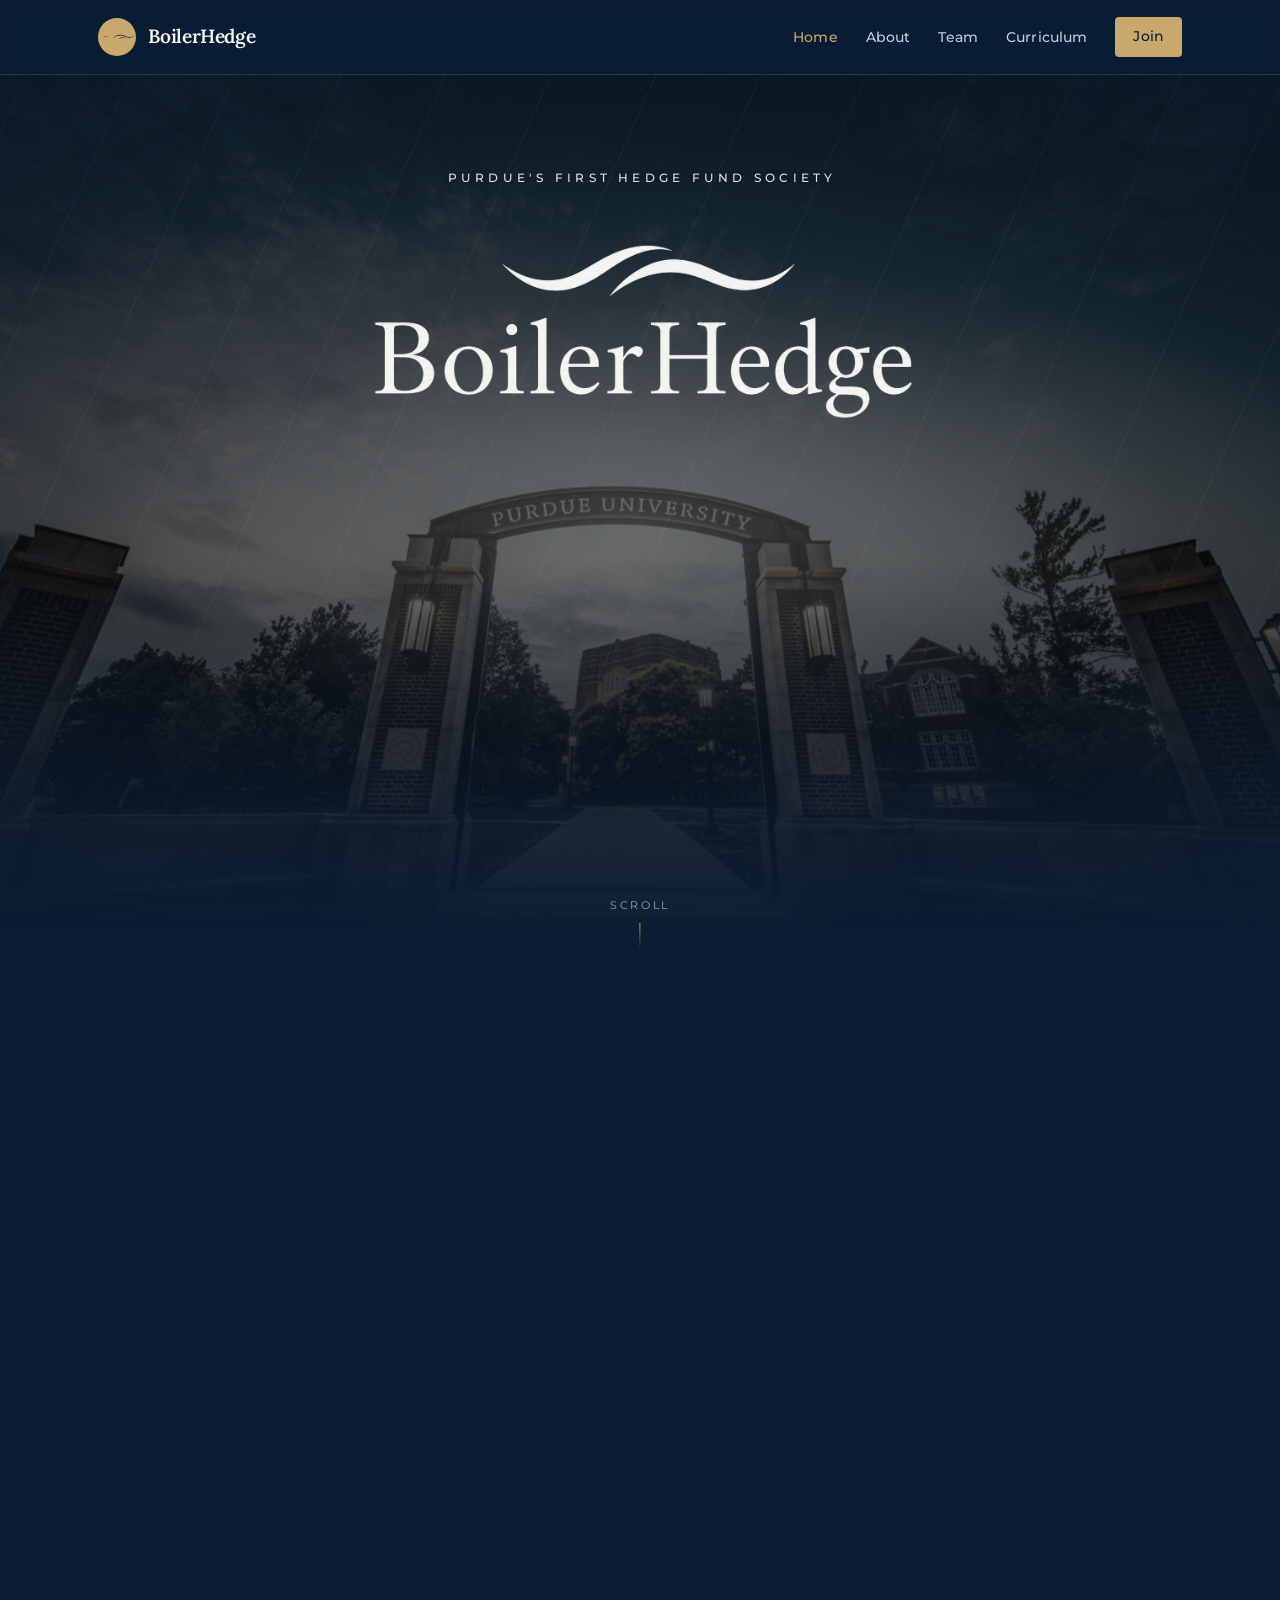
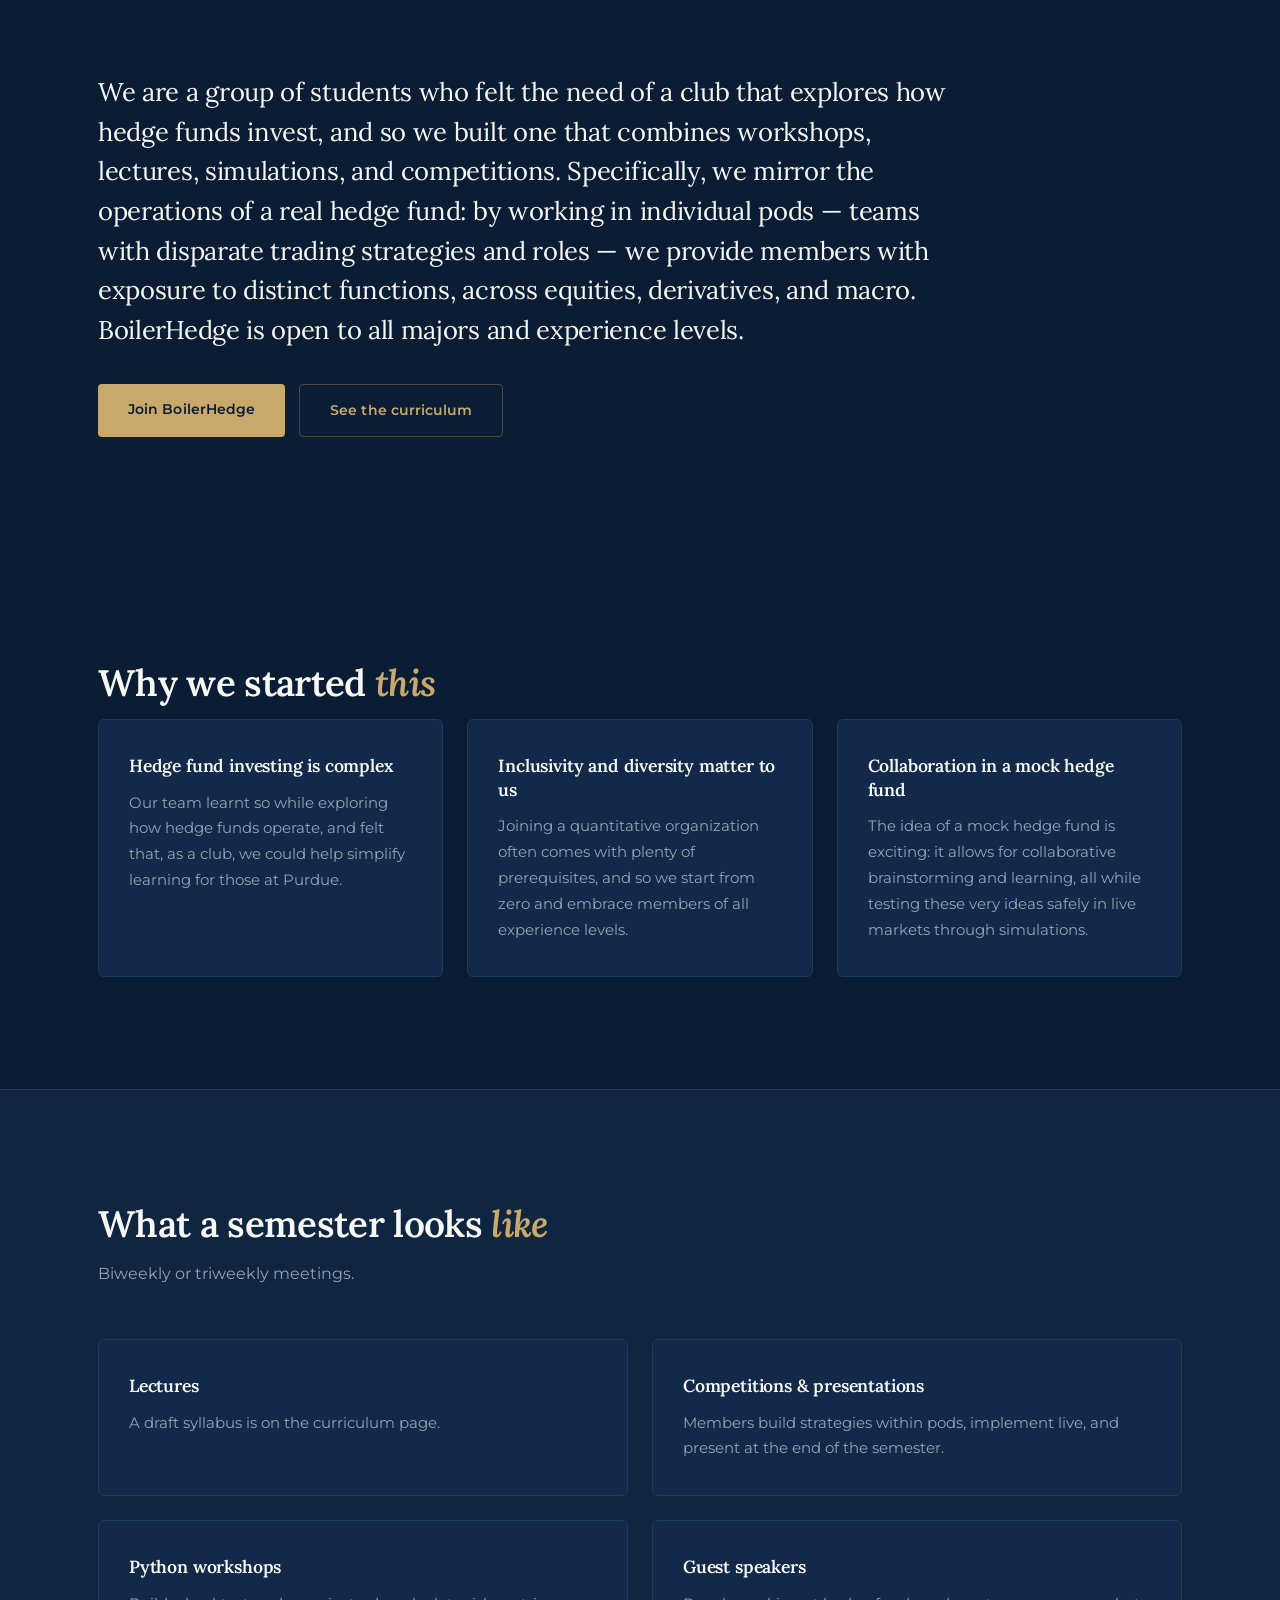
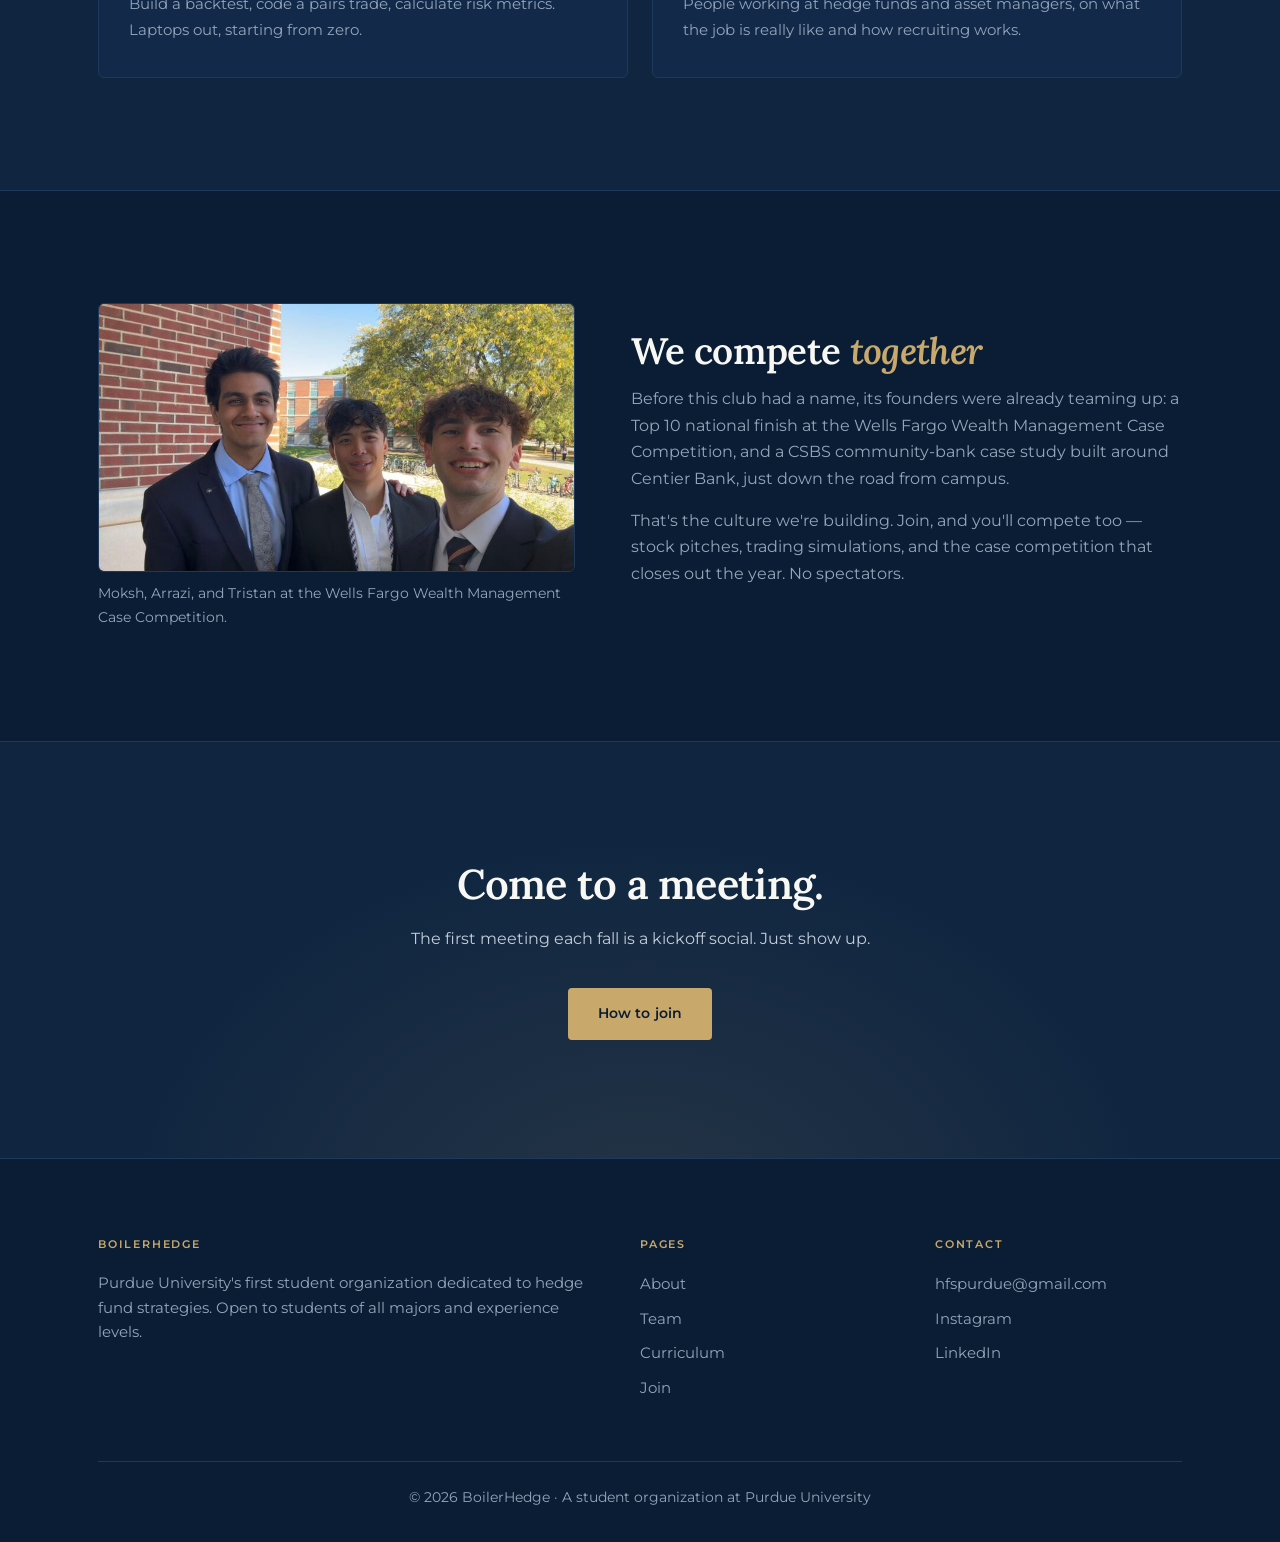
<file: index.html>
<!DOCTYPE html>
<html lang="en">
<head>
  <meta charset="UTF-8">
  <meta name="viewport" content="width=device-width, initial-scale=1.0">
  <title>BoilerHedge — Purdue's First Hedge Fund Society</title>
  <link rel="icon" href="/favicon.svg" type="image/svg+xml">
  <link rel="icon" href="/favicon.ico" sizes="any">
  <link rel="apple-touch-icon" href="/apple-touch-icon.png">
  <link rel="manifest" href="/site.webmanifest">
  <meta name="theme-color" content="#042043">
  <meta name="description" content="BoilerHedge is Purdue's first student organization dedicated to hedge fund strategies — lectures paired with simulations, competitions, and Python workshops. Any major, no experience needed.">

  <!-- Open Graph: controls the preview card when the link is shared on
       LinkedIn, Instagram, iMessage etc. Without these, LinkedIn picks
       whichever image it finds first, which was the Wells Fargo team photo.
       og:image must be an absolute URL and the space in the filename has to
       be percent-encoded as %20. -->
  <meta property="og:type" content="website">
  <meta property="og:site_name" content="BoilerHedge">
  <meta property="og:url" content="https://boilerhedge.com/">
  <meta property="og:title" content="BoilerHedge — Purdue's First Hedge Fund Society">
  <meta property="og:description" content="Lectures paired with trading simulations, stock pitch competitions, and Python workshops. Any major welcome. No experience needed.">
  <meta property="og:image" content="https://boilerhedge.com/img/p%20shot%206.jpg">
  <meta property="og:image:width" content="1920">
  <meta property="og:image:height" content="1080">
  <meta property="og:image:alt" content="The Purdue University arch at dusk">

  <meta name="twitter:card" content="summary_large_image">
  <meta name="twitter:title" content="BoilerHedge — Purdue's First Hedge Fund Society">
  <meta name="twitter:description" content="Lectures paired with trading simulations, stock pitch competitions, and Python workshops. Any major welcome. No experience needed.">
  <meta name="twitter:image" content="https://boilerhedge.com/img/p%20shot%206.jpg">

  <link rel="stylesheet" href="css/style.css">
</head>
<body>

  <nav class="nav">
    <div class="nav-inner">
      <a href="index.html" class="nav-mark" aria-label="BoilerHedge home">
        <span class="nav-mark-icon">
          <svg viewBox="0 0 240 56" aria-hidden="true">
            <path fill="currentColor" d="M6 34 C 42 6, 88 1, 121 19 C 153 36, 195 38, 234 10 C 197 44, 153 45, 120 27 C 88 10, 42 14, 6 39 Z"/>
            <path fill="currentColor" d="M60 46 C 86 31, 115 30, 143 41 C 115 36, 87 37, 60 50 Z"/>
          </svg>
        </span>
        <span class="nav-mark-text">BoilerHedge</span>
      </a>
      <button class="nav-toggle" aria-label="Toggle menu">&#9776;</button>
      <ul class="nav-links">
        <li><a href="index.html" class="active">Home</a></li>
        <li><a href="about.html">About</a></li>
        <li><a href="team.html">Team</a></li>
        <li><a href="curriculum.html">Curriculum</a></li>
        <li><a href="join.html" class="btn btn-gold">Join</a></li>
      </ul>
    </div>
  </nav>

  <header class="cinema" id="cinema">
    <div class="cinema-stage">
      <div class="cinema-media m1" aria-hidden="true"></div>
      <div class="cinema-bloom" aria-hidden="true"></div>
      <div class="cinema-streaks" aria-hidden="true"></div>
      <div class="cinema-vignette" aria-hidden="true"></div>

      <div class="cinema-inner">
        <h1 class="brand-lockup">
          <span class="sr-only">BoilerHedge</span>
        </h1>
        <p class="cinema-tagline">Purdue's first hedge fund society</p>
      </div>

      <span class="cinema-scrollhint" aria-hidden="true">Scroll</span>
    </div>
  </header>

  <section class="section">
    <div class="container">
      <p class="lede">We are a group of students who felt the need of a club that explores how hedge funds invest, and so we built one that combines workshops, lectures, simulations, and competitions. Specifically, we mirror the operations of a real hedge fund: by working in individual pods &mdash; teams with disparate trading strategies and roles &mdash; we provide members with exposure to distinct functions, across equities, derivatives, and macro. BoilerHedge is open to all majors and experience levels.</p>
      <div class="lede-actions">
        <a href="join.html" class="btn btn-gold">Join BoilerHedge</a>
        <a href="curriculum.html" class="btn btn-outline">See the curriculum</a>
      </div>
    </div>
  </section>

  <section class="section">
    <div class="container">
      <h2>Why we started <span>this</span></h2>
      <div class="grid grid-3">
        <div class="card">
          <h3>Hedge fund investing is complex</h3>
          <p>Our team learnt so while exploring how hedge funds operate, and felt that, as a club, we could help simplify learning for those at Purdue.</p>
        </div>
        <div class="card">
          <h3>Inclusivity and diversity matter to us</h3>
          <p>Joining a quantitative organization often comes with plenty of prerequisites, and so we start from zero and embrace members of all experience levels.</p>
        </div>
        <div class="card">
          <h3>Collaboration in a mock hedge fund</h3>
          <p>The idea of a mock hedge fund is exciting: it allows for collaborative brainstorming and learning, all while testing these very ideas safely in live markets through simulations.</p>
        </div>
      </div>
    </div>
  </section>

  <section class="section section-alt">
    <div class="container">
      <h2>What a semester looks <span>like</span></h2>
      <p class="section-sub">Biweekly or triweekly meetings.</p>
      <div class="grid grid-2">
        <div class="card">
          <h3>Lectures</h3>
          <p>A draft syllabus is on the curriculum page.</p>
        </div>
        <div class="card">
          <h3>Competitions &amp; presentations</h3>
          <p>Members build strategies within pods, implement live, and present at the end of the semester.</p>
        </div>
        <div class="card">
          <h3>Python workshops</h3>
          <p>Build a backtest, code a pairs trade, calculate risk metrics. Laptops out, starting from zero.</p>
        </div>
        <div class="card">
          <h3>Guest speakers</h3>
          <p>People working at hedge funds and asset managers, on what the job is really like and how recruiting works.</p>
        </div>
      </div>
    </div>
  </section>

  <section class="section">
    <div class="container split">
      <figure class="split-photo">
        <img src="img/wells-fargo.jpg" alt="Moksh, Arrazi, and Tristan suited up at the Wells Fargo case competition" onerror="this.closest('.split').style.display='none'">
        <figcaption>Moksh, Arrazi, and Tristan at the Wells Fargo Wealth Management Case Competition.</figcaption>
      </figure>
      <div class="split-copy">
        <h2>We compete <span>together</span></h2>
        <p>Before this club had a name, its founders were already teaming up: a Top 10 national finish at the Wells Fargo Wealth Management Case Competition, and a CSBS community-bank case study built around Centier Bank, just down the road from campus.</p>
        <p>That's the culture we're building. Join, and you'll compete too &mdash; stock pitches, trading simulations, and the case competition that closes out the year. No spectators.</p>
      </div>
    </div>
  </section>

  <section class="cta-band">
    <h2>Come to a meeting.</h2>
    <p>The first meeting each fall is a kickoff social. Just show up.</p>
    <a href="join.html" class="btn btn-gold">How to join</a>
  </section>

  <footer class="footer">
    <div class="container">
      <div class="footer-grid">
        <div>
          <h4>BoilerHedge</h4>
          <p>Purdue University's first student organization dedicated to hedge fund strategies. Open to students of all majors and experience levels.</p>
        </div>
        <div>
          <h4>Pages</h4>
          <ul>
            <li><a href="about.html">About</a></li>
            <li><a href="team.html">Team</a></li>
            <li><a href="curriculum.html">Curriculum</a></li>
            <li><a href="join.html">Join</a></li>
          </ul>
        </div>
        <div>
          <h4>Contact</h4>
          <ul>
            <li><a href="mailto:hfspurdue@gmail.com">hfspurdue@gmail.com</a></li>
            <li><a href="https://www.instagram.com/boilerhedge/" target="_blank" rel="noopener">Instagram</a></li>
            <li><a href="https://www.linkedin.com/company/boilerhedge/" target="_blank" rel="noopener">LinkedIn</a></li>
          </ul>
        </div>
      </div>
      <div class="footer-bottom">
        &copy; 2026 BoilerHedge &middot; A student organization at Purdue University
      </div>
    </div>
  </footer>

  <script src="js/main.js"></script>
</body>
</html>
</file>
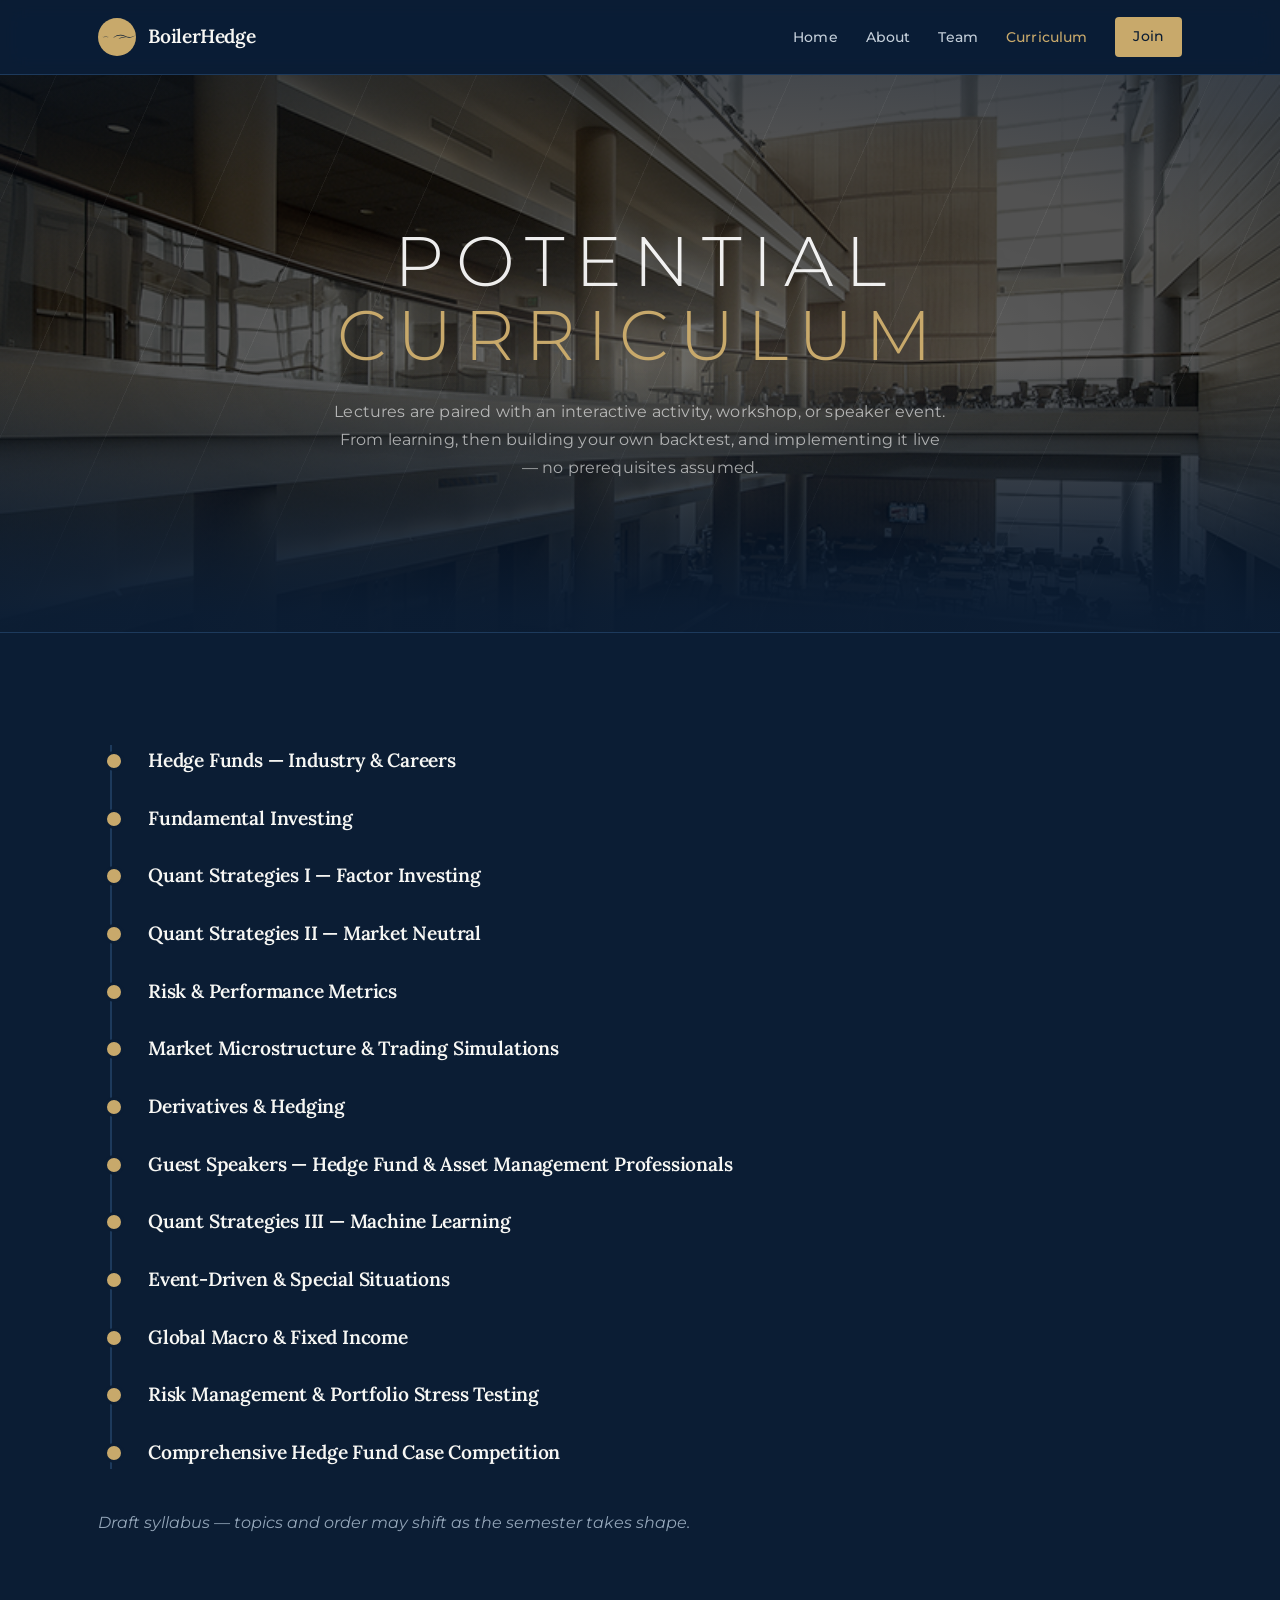
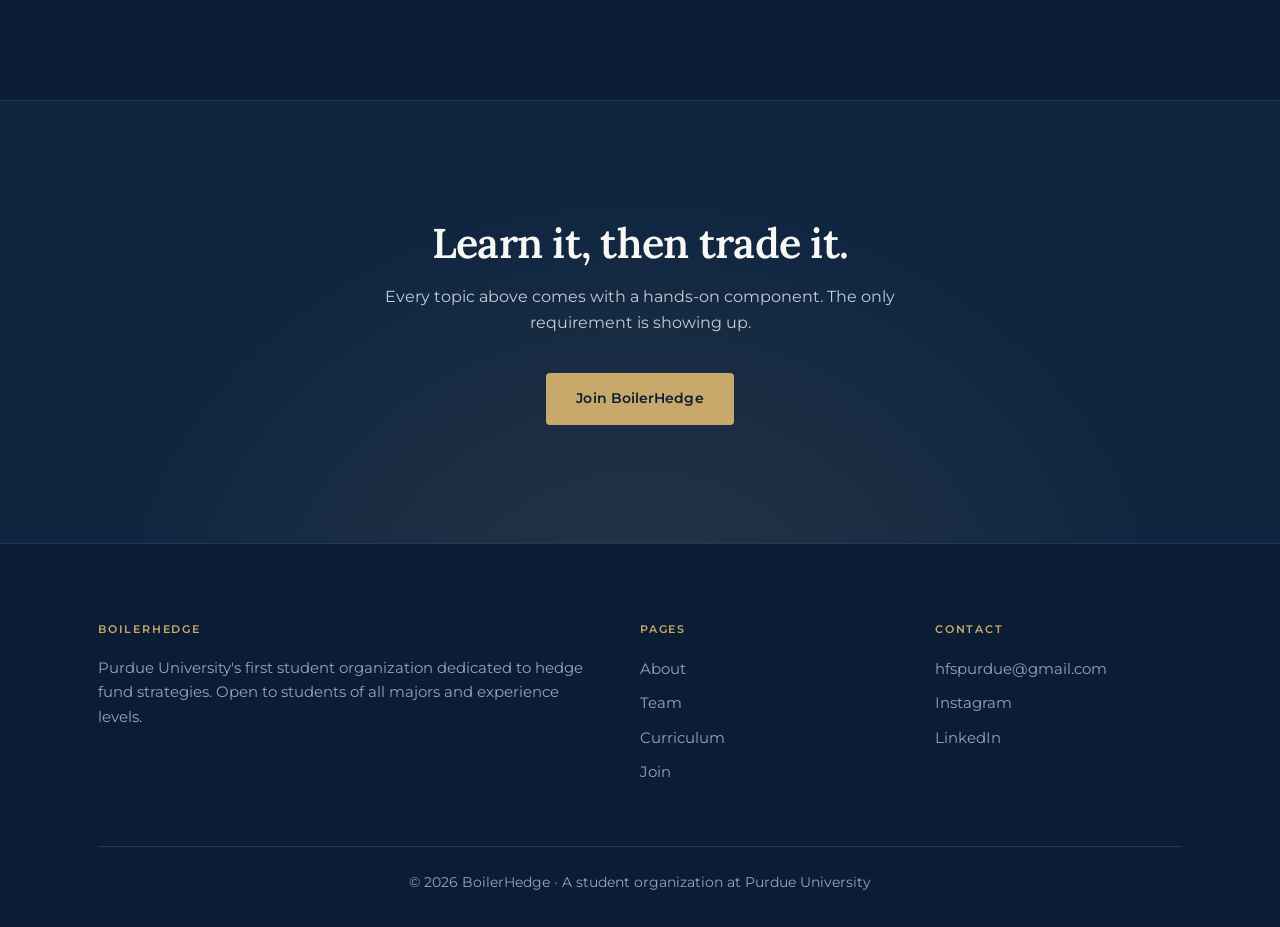
<file: curriculum.html>
<!DOCTYPE html>
<html lang="en">
<head>
  <meta charset="UTF-8">
  <meta name="viewport" content="width=device-width, initial-scale=1.0">
  <title>Curriculum — BoilerHedge</title>
  <meta name="description" content="The BoilerHedge curriculum: hedge fund fundamentals, quant strategies, risk, derivatives, and a final case competition.">
  <link rel="stylesheet" href="css/style.css">
</head>
<body>

  <nav class="nav">
    <div class="nav-inner">
      <a href="index.html" class="nav-mark" aria-label="BoilerHedge home">
        <span class="nav-mark-icon">
          <svg viewBox="0 0 240 56" aria-hidden="true">
            <path fill="currentColor" d="M6 34 C 42 6, 88 1, 121 19 C 153 36, 195 38, 234 10 C 197 44, 153 45, 120 27 C 88 10, 42 14, 6 39 Z"/>
            <path fill="currentColor" d="M60 46 C 86 31, 115 30, 143 41 C 115 36, 87 37, 60 50 Z"/>
          </svg>
        </span>
        <span class="nav-mark-text">BoilerHedge</span>
      </a>
      <button class="nav-toggle" aria-label="Toggle menu">&#9776;</button>
      <ul class="nav-links">
        <li><a href="index.html">Home</a></li>
        <li><a href="about.html">About</a></li>
        <li><a href="team.html">Team</a></li>
        <li><a href="curriculum.html" class="active">Curriculum</a></li>
        <li><a href="join.html" class="btn btn-gold">Join</a></li>
      </ul>
    </div>
  </nav>

  <header class="cine-head h-curric">
    <div class="cine-head-media" aria-hidden="true"></div>
    <div class="cine-head-bloom" aria-hidden="true"></div>
    <div class="cine-head-streaks" aria-hidden="true"></div>
    <div class="cine-head-vignette" aria-hidden="true"></div>
    <div class="cine-head-inner">
      <h1>Potential <span>curriculum</span></h1>
      <p>Lectures are paired with an interactive activity, workshop, or speaker event. From learning, then building your own backtest, and implementing it live — no prerequisites assumed.</p>
    </div>
  </header>

  <section class="section">
    <div class="container">

      <!-- Week numbers, per-lecture bullets and semester labels removed at
           Moksh's request — the curriculum is presented as a topic list. -->
      <div class="timeline">
        <div class="timeline-item"><h3>Hedge Funds &mdash; Industry &amp; Careers</h3></div>
        <div class="timeline-item"><h3>Fundamental Investing</h3></div>
        <div class="timeline-item"><h3>Quant Strategies I &mdash; Factor Investing</h3></div>
        <div class="timeline-item"><h3>Quant Strategies II &mdash; Market Neutral</h3></div>
        <div class="timeline-item"><h3>Risk &amp; Performance Metrics</h3></div>
        <div class="timeline-item"><h3>Market Microstructure &amp; Trading Simulations</h3></div>
        <div class="timeline-item"><h3>Derivatives &amp; Hedging</h3></div>
        <div class="timeline-item"><h3>Guest Speakers &mdash; Hedge Fund &amp; Asset Management Professionals</h3></div>
        <div class="timeline-item"><h3>Quant Strategies III &mdash; Machine Learning</h3></div>
        <div class="timeline-item"><h3>Event-Driven &amp; Special Situations</h3></div>
        <div class="timeline-item"><h3>Global Macro &amp; Fixed Income</h3></div>
        <div class="timeline-item"><h3>Risk Management &amp; Portfolio Stress Testing</h3></div>
        <div class="timeline-item"><h3>Comprehensive Hedge Fund Case Competition</h3></div>
      </div>

      <p class="section-sub" style="margin-top: 40px;"><em>Draft syllabus &mdash; topics and order may shift as the semester takes shape.</em></p>

    </div>
  </section>

  <section class="cta-band">
    <h2>Learn it, then trade it.</h2>
    <p>Every topic above comes with a hands-on component. The only requirement is showing up.</p>
    <a href="join.html" class="btn btn-gold">Join BoilerHedge</a>
  </section>

  <footer class="footer">
    <div class="container">
      <div class="footer-grid">
        <div>
          <h4>BoilerHedge</h4>
          <p>Purdue University's first student organization dedicated to hedge fund strategies. Open to students of all majors and experience levels.</p>
        </div>
        <div>
          <h4>Pages</h4>
          <ul>
            <li><a href="about.html">About</a></li>
            <li><a href="team.html">Team</a></li>
            <li><a href="curriculum.html">Curriculum</a></li>
            <li><a href="join.html">Join</a></li>
          </ul>
        </div>
        <div>
          <h4>Contact</h4>
          <ul>
            <li><a href="mailto:hfspurdue@gmail.com">hfspurdue@gmail.com</a></li>
            <li><a href="https://www.instagram.com/boilerhedge/" target="_blank" rel="noopener">Instagram</a></li>
            <li><a href="https://www.linkedin.com/company/boilerhedge/" target="_blank" rel="noopener">LinkedIn</a></li>
          </ul>
        </div>
      </div>
      <div class="footer-bottom">
        &copy; 2026 BoilerHedge &middot; A student organization at Purdue University
      </div>
    </div>
  </footer>

  <script src="js/main.js"></script>
</body>
</html>
</file>
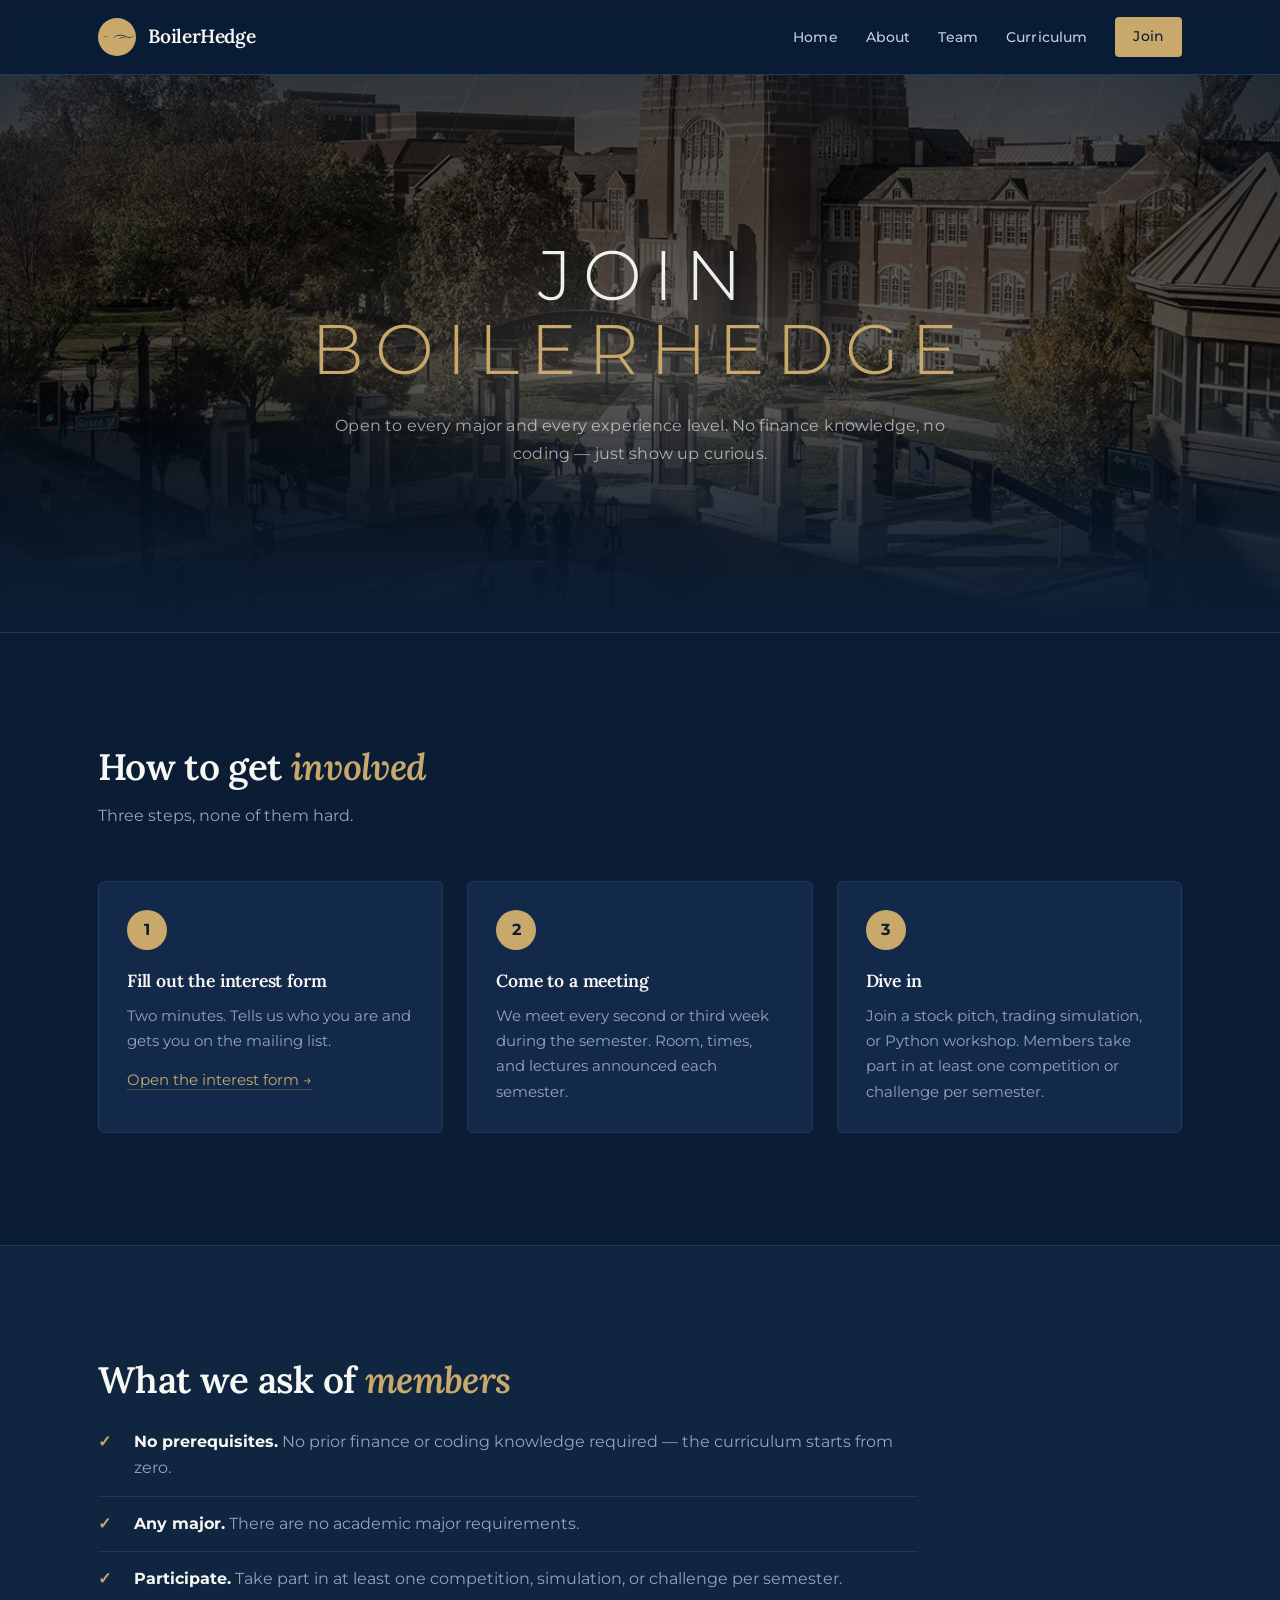
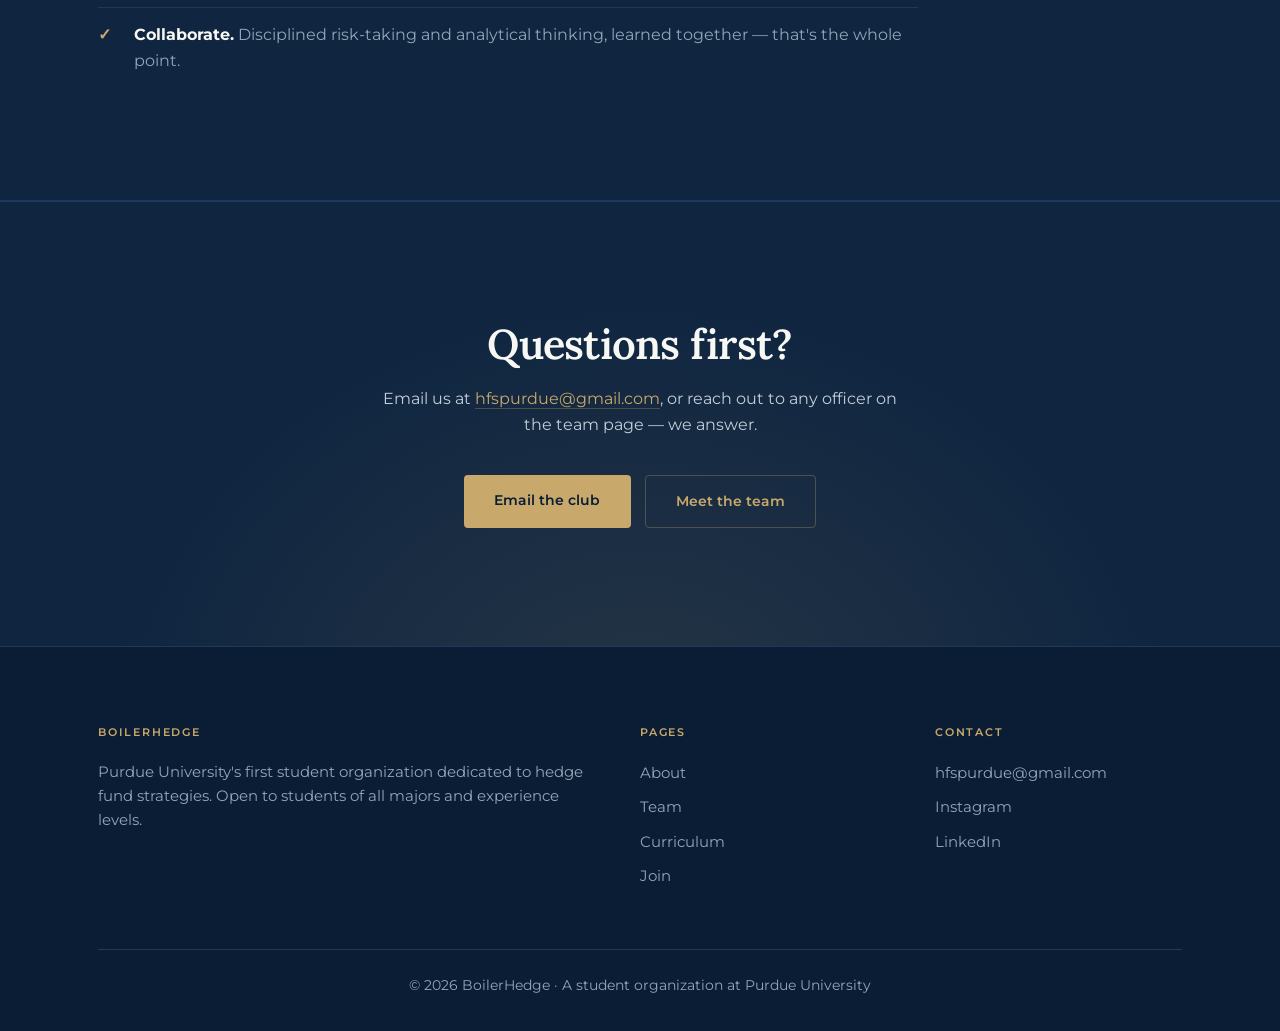
<file: join.html>
<!DOCTYPE html>
<html lang="en">
<head>
  <meta charset="UTF-8">
  <meta name="viewport" content="width=device-width, initial-scale=1.0">
  <title>Join — BoilerHedge</title>
  <meta name="description" content="How to join BoilerHedge, Purdue's first hedge fund society. Open to all majors, no experience required.">
  <link rel="stylesheet" href="css/style.css">
</head>
<body>

  <nav class="nav">
    <div class="nav-inner">
      <a href="index.html" class="nav-mark" aria-label="BoilerHedge home">
        <span class="nav-mark-icon">
          <svg viewBox="0 0 240 56" aria-hidden="true">
            <path fill="currentColor" d="M6 34 C 42 6, 88 1, 121 19 C 153 36, 195 38, 234 10 C 197 44, 153 45, 120 27 C 88 10, 42 14, 6 39 Z"/>
            <path fill="currentColor" d="M60 46 C 86 31, 115 30, 143 41 C 115 36, 87 37, 60 50 Z"/>
          </svg>
        </span>
        <span class="nav-mark-text">BoilerHedge</span>
      </a>
      <button class="nav-toggle" aria-label="Toggle menu">&#9776;</button>
      <ul class="nav-links">
        <li><a href="index.html">Home</a></li>
        <li><a href="about.html">About</a></li>
        <li><a href="team.html">Team</a></li>
        <li><a href="curriculum.html">Curriculum</a></li>
        <li><a href="join.html" class="btn btn-gold active">Join</a></li>
      </ul>
    </div>
  </nav>

  <header class="cine-head h-join">
    <div class="cine-head-media" aria-hidden="true"></div>
    <div class="cine-head-bloom" aria-hidden="true"></div>
    <div class="cine-head-streaks" aria-hidden="true"></div>
    <div class="cine-head-vignette" aria-hidden="true"></div>
    <div class="cine-head-inner">
      <h1>Join <span>BoilerHedge</span></h1>
      <p>Open to every major and every experience level. No finance knowledge, no coding — just show up curious.</p>
    </div>
  </header>

  <section class="section">
    <div class="container">
      <h2>How to get <span>involved</span></h2>
      <p class="section-sub">Three steps, none of them hard.</p>
      <div class="steps">
        <div class="step">
          <h3>Fill out the interest form</h3>
          <p>Two minutes. Tells us who you are and gets you on the mailing list.</p>
          <p style="margin-top: 14px;"><a href="https://forms.gle/WrA3w1ZYEKhiGnUH6" target="_blank" rel="noopener" class="inline-link">Open the interest form &rarr;</a></p>
        </div>
        <div class="step">
          <h3>Come to a meeting</h3>
          <p>We meet every second or third week during the semester. Room, times, and lectures announced each semester.</p>
        </div>
        <div class="step">
          <h3>Dive in</h3>
          <p>Join a stock pitch, trading simulation, or Python workshop. Members take part in at least one competition or challenge per semester.</p>
        </div>
      </div>
    </div>
  </section>

  <section class="section section-alt">
    <div class="container">
      <h2>What we ask of <span>members</span></h2>
      <ul class="checklist">
        <li><strong>No prerequisites.</strong> No prior finance or coding knowledge required — the curriculum starts from zero.</li>
        <li><strong>Any major.</strong> There are no academic major requirements.</li>
        <li><strong>Participate.</strong> Take part in at least one competition, simulation, or challenge per semester.</li>
        <li><strong>Collaborate.</strong> Disciplined risk-taking and analytical thinking, learned together — that's the whole point.</li>
      </ul>
    </div>
  </section>

  <section class="cta-band">
    <h2>Questions first?</h2>
    <p>Email us at <a href="mailto:hfspurdue@gmail.com" class="inline-link">hfspurdue@gmail.com</a>, or reach out to any officer on the team page — we answer.</p>
    <div class="cta-actions">
      <a href="mailto:hfspurdue@gmail.com" class="btn btn-gold">Email the club</a>
      <a href="team.html" class="btn btn-outline">Meet the team</a>
    </div>
  </section>

  <footer class="footer">
    <div class="container">
      <div class="footer-grid">
        <div>
          <h4>BoilerHedge</h4>
          <p>Purdue University's first student organization dedicated to hedge fund strategies. Open to students of all majors and experience levels.</p>
        </div>
        <div>
          <h4>Pages</h4>
          <ul>
            <li><a href="about.html">About</a></li>
            <li><a href="team.html">Team</a></li>
            <li><a href="curriculum.html">Curriculum</a></li>
            <li><a href="join.html">Join</a></li>
          </ul>
        </div>
        <div>
          <h4>Contact</h4>
          <ul>
            <li><a href="mailto:hfspurdue@gmail.com">hfspurdue@gmail.com</a></li>
            <li><a href="https://www.instagram.com/boilerhedge/" target="_blank" rel="noopener">Instagram</a></li>
            <li><a href="https://www.linkedin.com/company/boilerhedge/" target="_blank" rel="noopener">LinkedIn</a></li>
          </ul>
        </div>
      </div>
      <div class="footer-bottom">
        &copy; 2026 BoilerHedge &middot; A student organization at Purdue University
      </div>
    </div>
  </footer>

  <script src="js/main.js"></script>
</body>
</html>
</file>
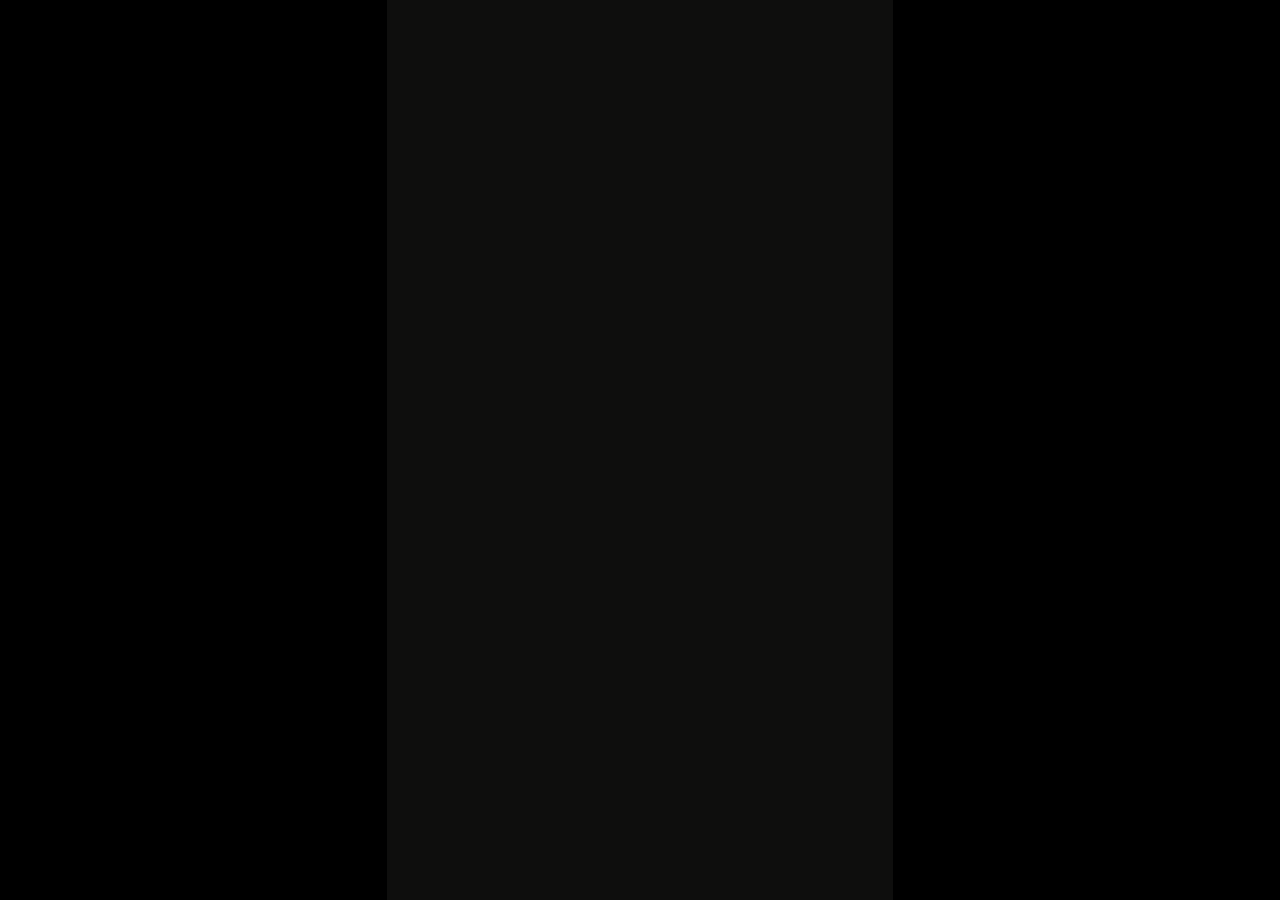
<file: reel-intro.html>
<!DOCTYPE html>
<html lang="en">
<head>
<meta charset="UTF-8">
<title>BoilerHedge — intro</title>
<link href="https://fonts.googleapis.com/css2?family=Inter:wght@300;500&family=Source+Serif+4:opsz,wght@8..60,600&display=swap" rel="stylesheet">
<style>
  * { margin:0; padding:0; box-sizing:border-box; }
  body { background:#000; display:flex; align-items:center; justify-content:center;
         height:100vh; overflow:hidden; font-family:'Inter',sans-serif; }
  .stage { position:relative; height:100vh; aspect-ratio:9/16; overflow:hidden;
           background:#0e0e0d; container-type:inline-size; }
  .scene { position:absolute; inset:0; opacity:0; }
  .scene .bg { position:absolute; inset:0; background-size:cover;
               background-position:center 55%;
               filter:saturate(0.34) contrast(1.05) brightness(0.30); }
  .scene::after { content:""; position:absolute; inset:0;
    background: linear-gradient(to top, rgba(14,14,13,0.96) 3%, transparent 45%),
      radial-gradient(ellipse 110% 80% at 50% 48%, transparent 38%, rgba(14,14,13,0.75) 100%); }
  .bloom { position:absolute; inset:0;
    background:radial-gradient(ellipse 62% 34% at 50% 46%,
      rgba(207,185,145,0.22), rgba(207,185,145,0.07) 45%, transparent 72%);
    mix-blend-mode:screen; }
  .copy { position:absolute; inset:0; z-index:3; display:flex; flex-direction:column;
          align-items:center; justify-content:center; text-align:center; padding:0 7%; }
  .word { font-size:8.2cqw; font-weight:300; letter-spacing:0.18em; text-indent:0.18em;
          text-transform:uppercase; color:rgba(255,255,255,0.96); line-height:1.05;
          white-space:nowrap; }
  .word .g { color:#cfb991; }
  .kicker { margin-top:3.4vh; font-size:2.15cqw; font-weight:500; letter-spacing:0.26em;
            text-indent:0.26em; text-transform:uppercase; color:rgba(255,255,255,0.62);
            white-space:nowrap; }
  .big { font-family:'Source Serif 4',Georgia,serif; font-size:7.4cqw; font-weight:600;
         letter-spacing:-0.02em; line-height:1.16; color:#f4f2ec; }
  .big em { color:#cfb991; font-style:italic; }
  .rule { width:44px; height:1px; background:#cfb991; margin-bottom:2.6vh; }

  /* Two cards, 8s loop. Deliberately no push-in — this gets captured as a
     GIF at a low frame rate, and continuous motion would judder. */
  .s1 { animation:a 8s linear infinite; }
  .s2 { animation:b 8s linear infinite; }
  @keyframes a { 0%{opacity:1} 44%{opacity:1} 50%{opacity:0} 100%{opacity:0} }
  @keyframes b { 0%{opacity:0} 44%{opacity:0} 50%{opacity:1} 94%{opacity:1} 100%{opacity:0} }
</style>
</head>
<body>
<div class="stage">
  <section class="scene s1">
    <div class="bg" style="background-image:url('img/p%20shot%206.jpg')"></div>
    <div class="bloom"></div>
    <div class="copy">
      <div class="word">Boiler<span class="g">Hedge</span></div>
      <div class="kicker">Purdue's first hedge fund society</div>
    </div>
  </section>
  <section class="scene s2">
    <div class="bg" style="background-image:url('img/purdue%20shot%204.jpg')"></div>
    <div class="bloom"></div>
    <div class="copy">
      <div class="rule"></div>
      <div class="big">Purdue had finance clubs.<br>It didn't have <em>this</em>.</div>
    </div>
  </section>
</div>
</body>
</html>
</file>
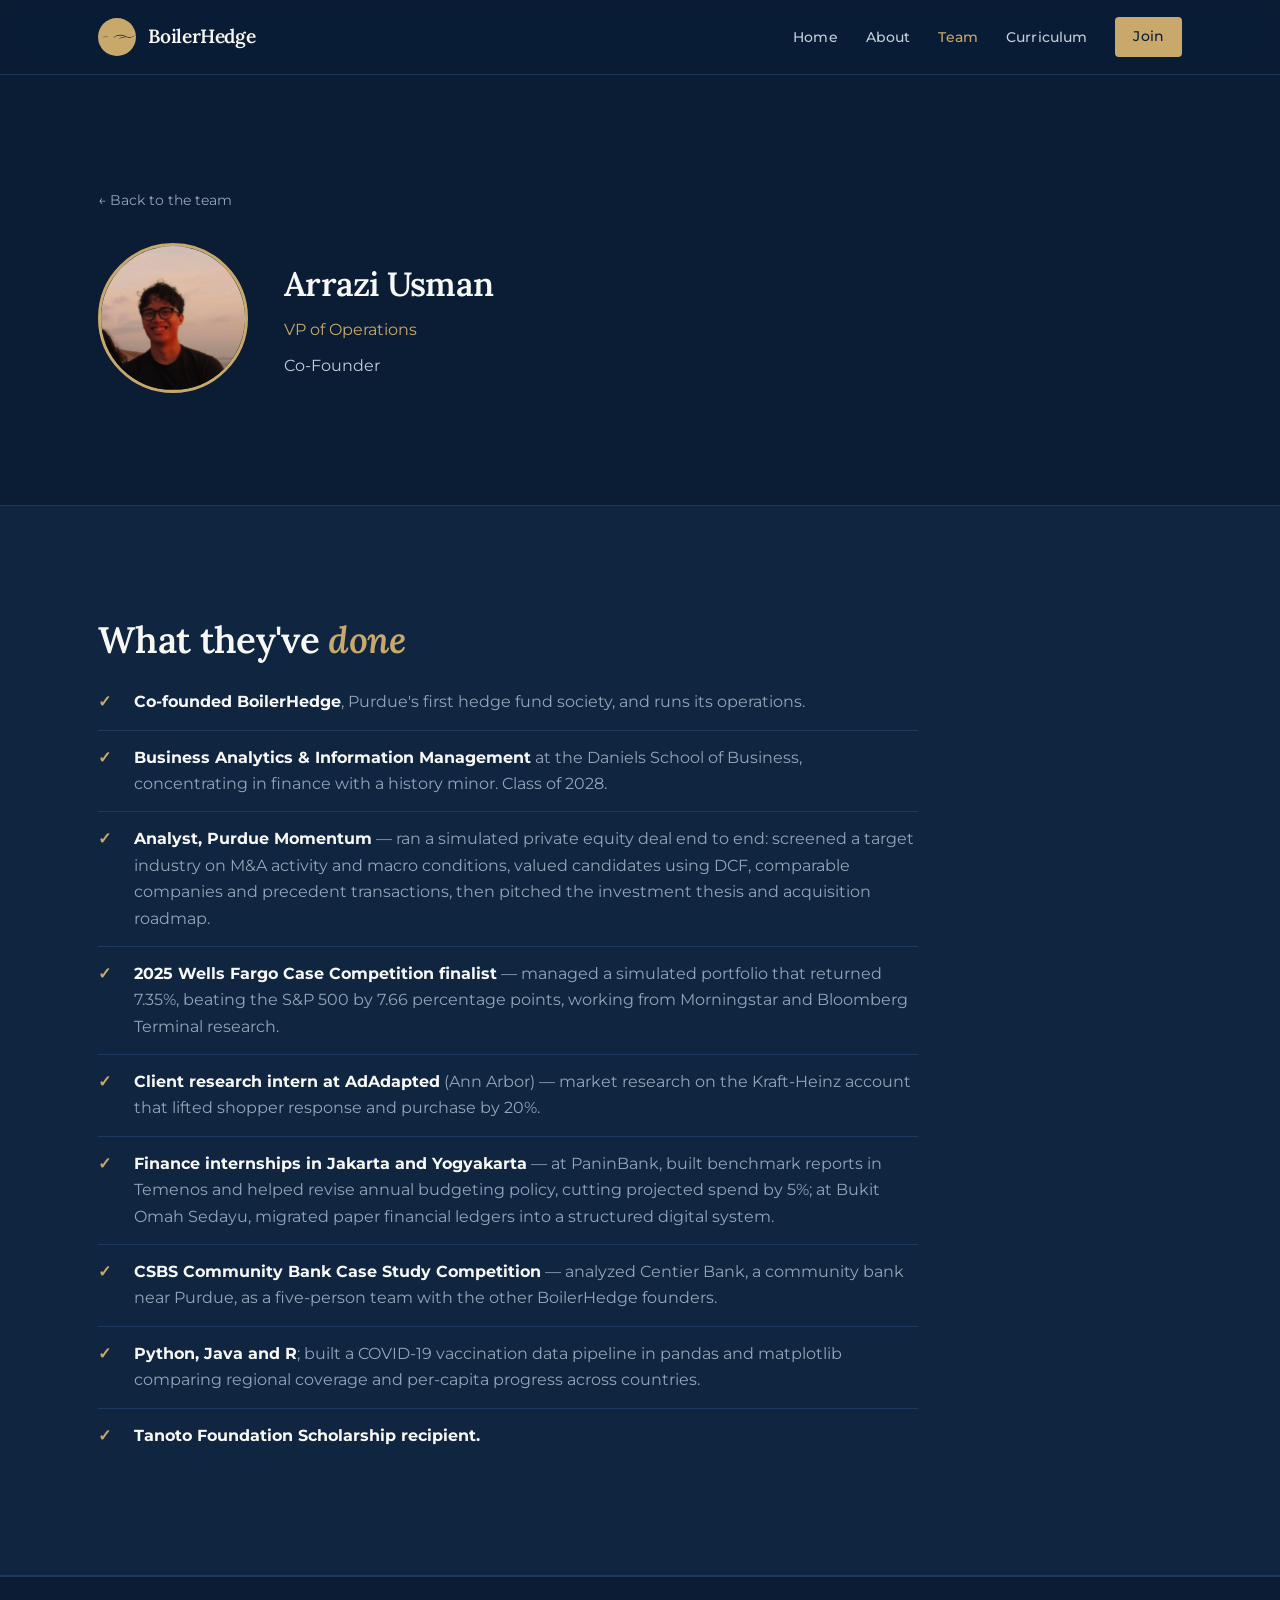
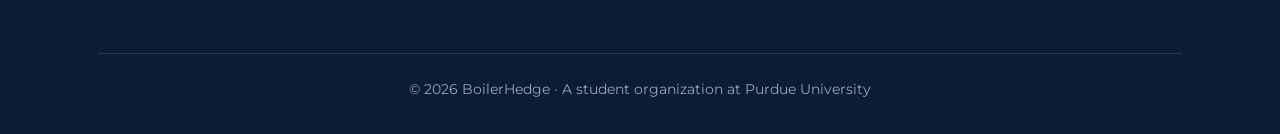
<file: team-arrazi.html>
<!DOCTYPE html>
<html lang="en">
<head>
  <meta charset="UTF-8">
  <meta name="viewport" content="width=device-width, initial-scale=1.0">
  <title>Arrazi Usman — BoilerHedge</title>
  <link rel="stylesheet" href="css/style.css">
</head>
<body>

  <nav class="nav">
    <div class="nav-inner">
      <a href="index.html" class="nav-mark" aria-label="BoilerHedge home">
        <span class="nav-mark-icon">
          <svg viewBox="0 0 240 56" aria-hidden="true">
            <path fill="currentColor" d="M6 34 C 42 6, 88 1, 121 19 C 153 36, 195 38, 234 10 C 197 44, 153 45, 120 27 C 88 10, 42 14, 6 39 Z"/>
            <path fill="currentColor" d="M60 46 C 86 31, 115 30, 143 41 C 115 36, 87 37, 60 50 Z"/>
          </svg>
        </span>
        <span class="nav-mark-text">BoilerHedge</span>
      </a>
      <button class="nav-toggle" aria-label="Toggle menu">&#9776;</button>
      <ul class="nav-links">
        <li><a href="index.html">Home</a></li>
        <li><a href="about.html">About</a></li>
        <li><a href="team.html" class="active">Team</a></li>
        <li><a href="curriculum.html">Curriculum</a></li>
        <li><a href="join.html" class="btn btn-gold">Join</a></li>
      </ul>
    </div>
  </nav>

  <section class="section">
    <div class="container">
      <a href="team.html" class="back-link">&larr; Back to the team</a>
      <div class="profile-head">
        <img class="profile-avatar" src="img/arrazi.png" alt="Arrazi Usman">
        <div>
          <h1>Arrazi Usman</h1>
          <div class="role">VP of Operations</div>
          <span class="founder-tag">Co-Founder</span>
        </div>
      </div>
    </div>
  </section>

  <section class="section section-alt">
    <div class="container">
      <h2>What they've <span>done</span></h2>
      <ul class="checklist">
        <li><strong>Co-founded BoilerHedge</strong>, Purdue's first hedge fund society, and runs its operations.</li>
        <li><strong>Business Analytics &amp; Information Management</strong> at the Daniels School of Business, concentrating in finance with a history minor. Class of 2028.</li>
        <li><strong>Analyst, Purdue Momentum</strong> &mdash; ran a simulated private equity deal end to end: screened a target industry on M&amp;A activity and macro conditions, valued candidates using DCF, comparable companies and precedent transactions, then pitched the investment thesis and acquisition roadmap.</li>
        <li><strong>2025 Wells Fargo Case Competition finalist</strong> &mdash; managed a simulated portfolio that returned 7.35%, beating the S&amp;P 500 by 7.66 percentage points, working from Morningstar and Bloomberg Terminal research.</li>
        <li><strong>Client research intern at AdAdapted</strong> (Ann Arbor) &mdash; market research on the Kraft-Heinz account that lifted shopper response and purchase by 20%.</li>
        <li><strong>Finance internships in Jakarta and Yogyakarta</strong> &mdash; at PaninBank, built benchmark reports in Temenos and helped revise annual budgeting policy, cutting projected spend by 5%; at Bukit Omah Sedayu, migrated paper financial ledgers into a structured digital system.</li>
        <li><strong>CSBS Community Bank Case Study Competition</strong> &mdash; analyzed Centier Bank, a community bank near Purdue, as a five-person team with the other BoilerHedge founders.</li>
        <li><strong>Python, Java and R</strong>; built a COVID-19 vaccination data pipeline in pandas and matplotlib comparing regional coverage and per-capita progress across countries.</li>
        <li><strong>Tanoto Foundation Scholarship recipient.</strong></li>
      </ul>

      <!-- Résumé button removed: PDFs carry personal contact details and aren't
           published. To restore, add resumes/arrazi.pdf and paste back:
           <p style="margin-top: 36px;">
             <a class="btn btn-gold" href="resumes/arrazi.pdf" target="_blank">View r&eacute;sum&eacute; (PDF)</a>
           </p> -->
    </div>
  </section>

  <footer class="footer">
    <div class="container">
      <div class="footer-bottom">
        &copy; 2026 BoilerHedge &middot; A student organization at Purdue University
      </div>
    </div>
  </footer>

  <script src="js/main.js"></script>
</body>
</html>
</file>
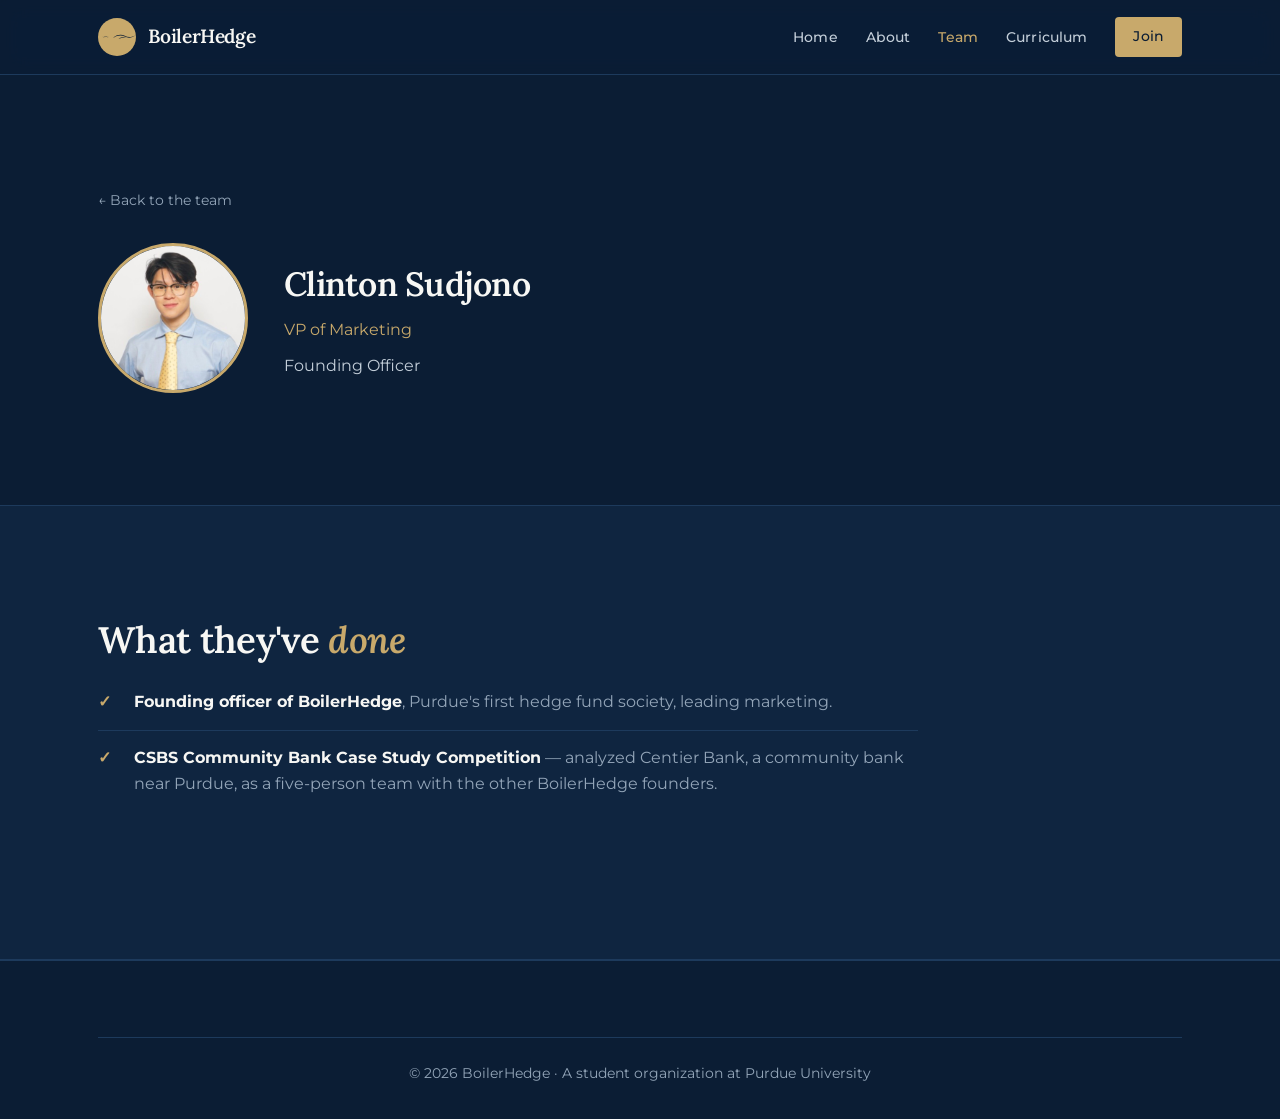
<file: team-clinton.html>
<!DOCTYPE html>
<html lang="en">
<head>
  <meta charset="UTF-8">
  <meta name="viewport" content="width=device-width, initial-scale=1.0">
  <title>Clinton Sudjono — BoilerHedge</title>
  <link rel="stylesheet" href="css/style.css">
</head>
<body>

  <nav class="nav">
    <div class="nav-inner">
      <a href="index.html" class="nav-mark" aria-label="BoilerHedge home">
        <span class="nav-mark-icon">
          <svg viewBox="0 0 240 56" aria-hidden="true">
            <path fill="currentColor" d="M6 34 C 42 6, 88 1, 121 19 C 153 36, 195 38, 234 10 C 197 44, 153 45, 120 27 C 88 10, 42 14, 6 39 Z"/>
            <path fill="currentColor" d="M60 46 C 86 31, 115 30, 143 41 C 115 36, 87 37, 60 50 Z"/>
          </svg>
        </span>
        <span class="nav-mark-text">BoilerHedge</span>
      </a>
      <button class="nav-toggle" aria-label="Toggle menu">&#9776;</button>
      <ul class="nav-links">
        <li><a href="index.html">Home</a></li>
        <li><a href="about.html">About</a></li>
        <li><a href="team.html" class="active">Team</a></li>
        <li><a href="curriculum.html">Curriculum</a></li>
        <li><a href="join.html" class="btn btn-gold">Join</a></li>
      </ul>
    </div>
  </nav>

  <section class="section">
    <div class="container">
      <a href="team.html" class="back-link">&larr; Back to the team</a>
      <div class="profile-head">
        <img class="profile-avatar" src="img/clinton.jpg" alt="Clinton Sudjono">
        <div>
          <h1>Clinton Sudjono</h1>
          <div class="role">VP of Marketing</div>
          <span class="founder-tag">Founding Officer</span>
        </div>
      </div>
    </div>
  </section>

  <section class="section section-alt">
    <div class="container">
      <h2>What they've <span>done</span></h2>
      <!-- TODO: Clinton — add or edit bullets as you like -->
      <ul class="checklist">
        <li><strong>Founding officer of BoilerHedge</strong>, Purdue's first hedge fund society, leading marketing.</li>
        <li><strong>CSBS Community Bank Case Study Competition</strong> &mdash; analyzed Centier Bank, a community bank near Purdue, as a five-person team with the other BoilerHedge founders.</li>
      </ul>

      <p style="margin-top: 36px;">
        <!-- Résumé button removed: Clinton hasn't sent his yet. To restore, add
             resumes/clinton.pdf and paste back:
             <a class="btn btn-gold" href="resumes/clinton.pdf" target="_blank">View r&eacute;sum&eacute; (PDF)</a> -->
      </p>
    </div>
  </section>

  <footer class="footer">
    <div class="container">
      <div class="footer-bottom">
        &copy; 2026 BoilerHedge &middot; A student organization at Purdue University
      </div>
    </div>
  </footer>

  <script src="js/main.js"></script>
</body>
</html>
</file>
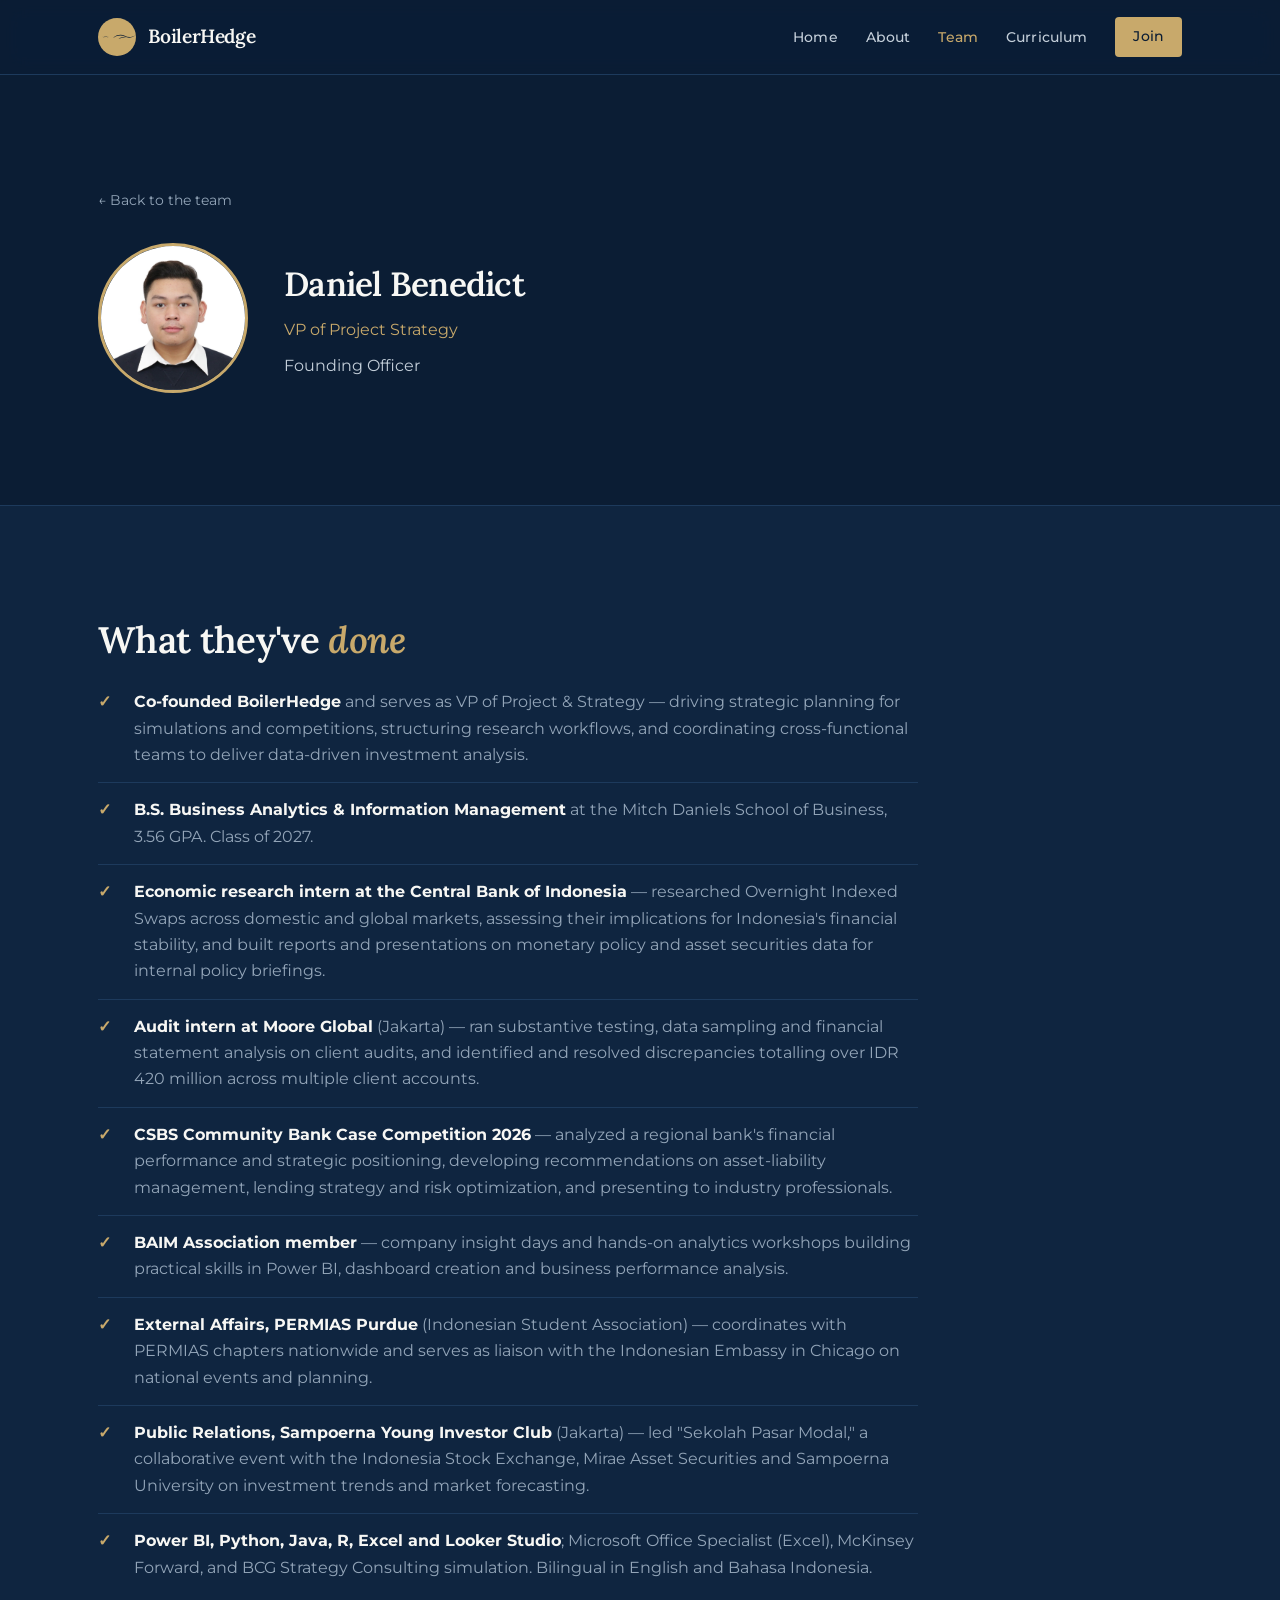
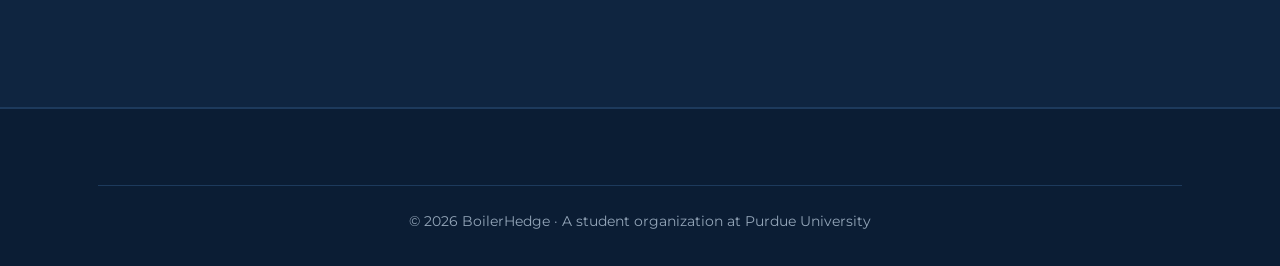
<file: team-daniel.html>
<!DOCTYPE html>
<html lang="en">
<head>
  <meta charset="UTF-8">
  <meta name="viewport" content="width=device-width, initial-scale=1.0">
  <title>Daniel Benedict — BoilerHedge</title>
  <link rel="stylesheet" href="css/style.css">
</head>
<body>

  <nav class="nav">
    <div class="nav-inner">
      <a href="index.html" class="nav-mark" aria-label="BoilerHedge home">
        <span class="nav-mark-icon">
          <svg viewBox="0 0 240 56" aria-hidden="true">
            <path fill="currentColor" d="M6 34 C 42 6, 88 1, 121 19 C 153 36, 195 38, 234 10 C 197 44, 153 45, 120 27 C 88 10, 42 14, 6 39 Z"/>
            <path fill="currentColor" d="M60 46 C 86 31, 115 30, 143 41 C 115 36, 87 37, 60 50 Z"/>
          </svg>
        </span>
        <span class="nav-mark-text">BoilerHedge</span>
      </a>
      <button class="nav-toggle" aria-label="Toggle menu">&#9776;</button>
      <ul class="nav-links">
        <li><a href="index.html">Home</a></li>
        <li><a href="about.html">About</a></li>
        <li><a href="team.html" class="active">Team</a></li>
        <li><a href="curriculum.html">Curriculum</a></li>
        <li><a href="join.html" class="btn btn-gold">Join</a></li>
      </ul>
    </div>
  </nav>

  <section class="section">
    <div class="container">
      <a href="team.html" class="back-link">&larr; Back to the team</a>
      <div class="profile-head">
        <img class="profile-avatar" src="img/daniel.jpg" alt="Daniel Benedict">
        <div>
          <h1>Daniel Benedict</h1>
          <div class="role">VP of Project Strategy</div>
          <span class="founder-tag">Founding Officer</span>
        </div>
      </div>
    </div>
  </section>

  <section class="section section-alt">
    <div class="container">
      <h2>What they've <span>done</span></h2>
      <ul class="checklist">
        <li><strong>Co-founded BoilerHedge</strong> and serves as VP of Project &amp; Strategy &mdash; driving strategic planning for simulations and competitions, structuring research workflows, and coordinating cross-functional teams to deliver data-driven investment analysis.</li>
        <li><strong>B.S. Business Analytics &amp; Information Management</strong> at the Mitch Daniels School of Business, 3.56 GPA. Class of 2027.</li>
        <li><strong>Economic research intern at the Central Bank of Indonesia</strong> &mdash; researched Overnight Indexed Swaps across domestic and global markets, assessing their implications for Indonesia's financial stability, and built reports and presentations on monetary policy and asset securities data for internal policy briefings.</li>
        <li><strong>Audit intern at Moore Global</strong> (Jakarta) &mdash; ran substantive testing, data sampling and financial statement analysis on client audits, and identified and resolved discrepancies totalling over IDR 420 million across multiple client accounts.</li>
        <li><strong>CSBS Community Bank Case Competition 2026</strong> &mdash; analyzed a regional bank's financial performance and strategic positioning, developing recommendations on asset-liability management, lending strategy and risk optimization, and presenting to industry professionals.</li>
        <li><strong>BAIM Association member</strong> &mdash; company insight days and hands-on analytics workshops building practical skills in Power BI, dashboard creation and business performance analysis.</li>
        <li><strong>External Affairs, PERMIAS Purdue</strong> (Indonesian Student Association) &mdash; coordinates with PERMIAS chapters nationwide and serves as liaison with the Indonesian Embassy in Chicago on national events and planning.</li>
        <li><strong>Public Relations, Sampoerna Young Investor Club</strong> (Jakarta) &mdash; led "Sekolah Pasar Modal," a collaborative event with the Indonesia Stock Exchange, Mirae Asset Securities and Sampoerna University on investment trends and market forecasting.</li>
        <li><strong>Power BI, Python, Java, R, Excel and Looker Studio</strong>; Microsoft Office Specialist (Excel), McKinsey Forward, and BCG Strategy Consulting simulation. Bilingual in English and Bahasa Indonesia.</li>
      </ul>

      <!-- Résumé button removed: PDFs carry personal contact details and aren't
           published. To restore, add resumes/daniel.pdf and paste back:
           <p style="margin-top: 36px;">
             <a class="btn btn-gold" href="resumes/daniel.pdf" target="_blank">View r&eacute;sum&eacute; (PDF)</a>
           </p> -->
    </div>
  </section>

  <footer class="footer">
    <div class="container">
      <div class="footer-bottom">
        &copy; 2026 BoilerHedge &middot; A student organization at Purdue University
      </div>
    </div>
  </footer>

  <script src="js/main.js"></script>
</body>
</html>
</file>
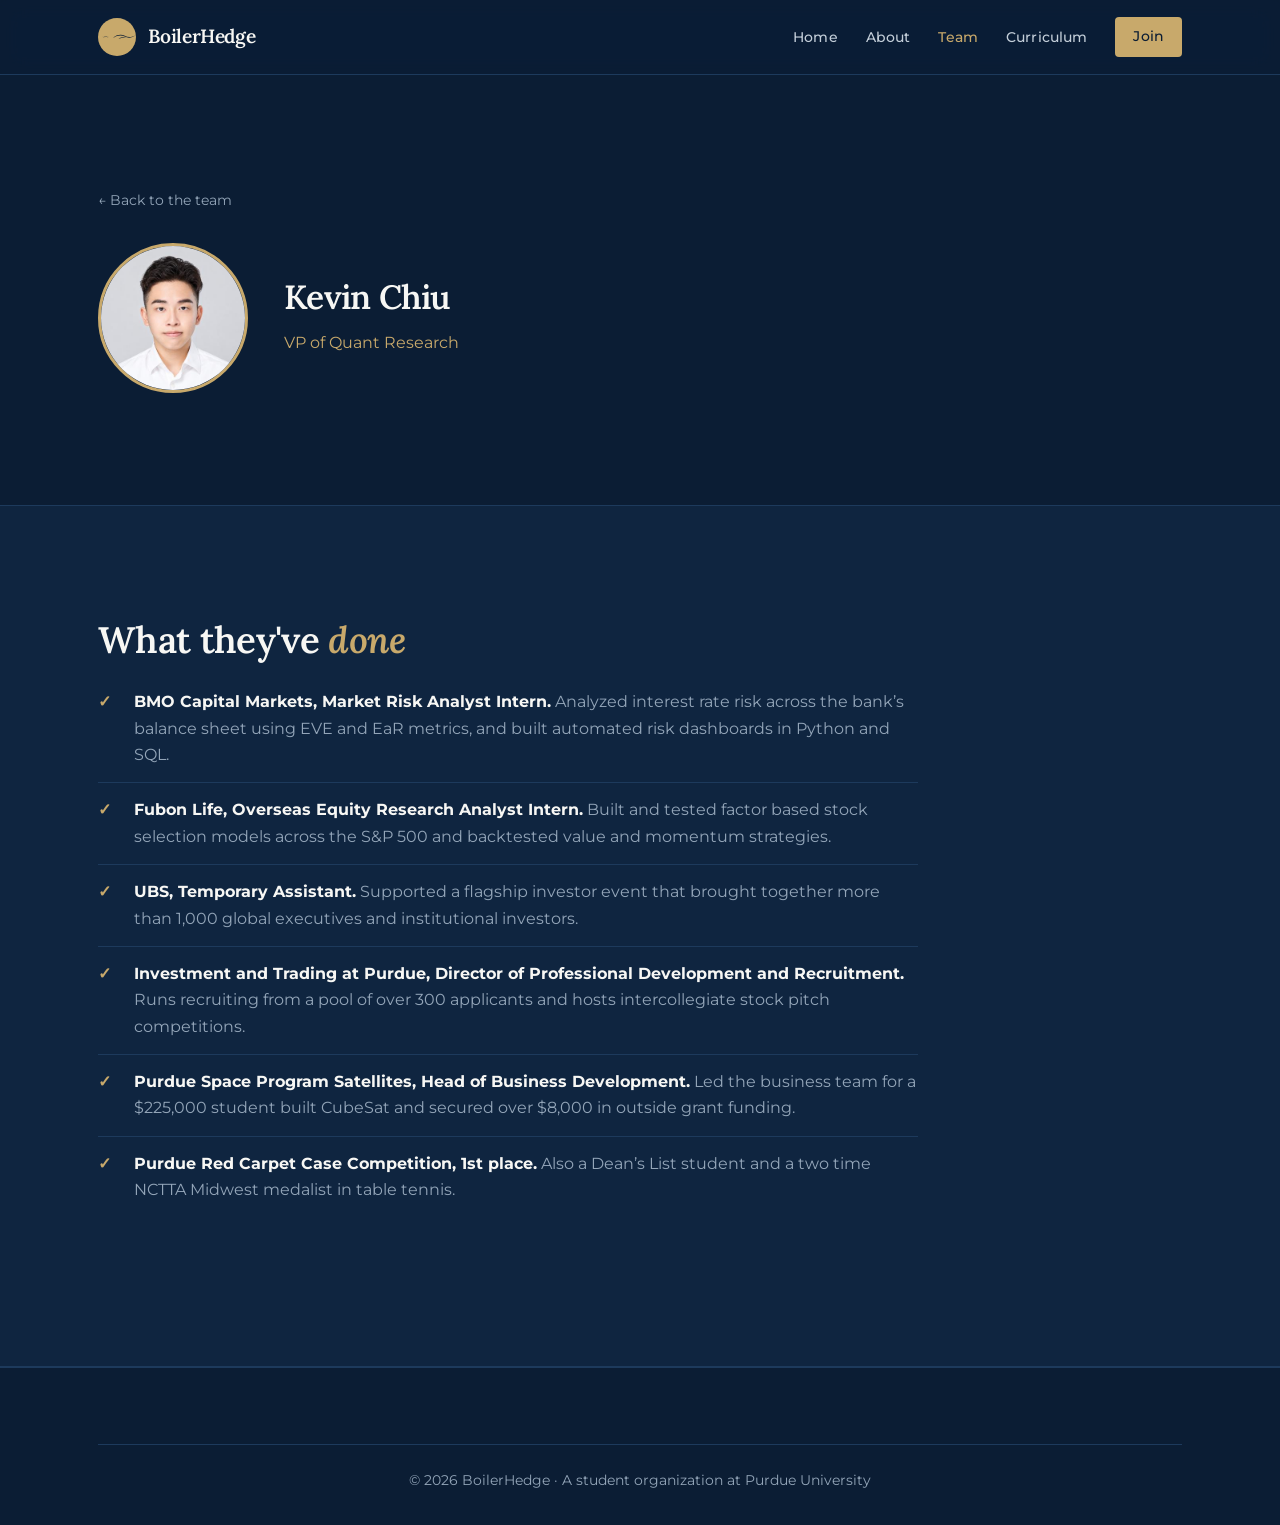
<file: team-kevin.html>
<!DOCTYPE html>
<html lang="en">
<head>
  <meta charset="UTF-8">
  <meta name="viewport" content="width=device-width, initial-scale=1.0">
  <title>Kevin Chiu — BoilerHedge</title>
  <link rel="stylesheet" href="css/style.css">
</head>
<body>

  <nav class="nav">
    <div class="nav-inner">
      <a href="index.html" class="nav-mark" aria-label="BoilerHedge home">
        <span class="nav-mark-icon">
          <svg viewBox="0 0 240 56" aria-hidden="true">
            <path fill="currentColor" d="M6 34 C 42 6, 88 1, 121 19 C 153 36, 195 38, 234 10 C 197 44, 153 45, 120 27 C 88 10, 42 14, 6 39 Z"/>
            <path fill="currentColor" d="M60 46 C 86 31, 115 30, 143 41 C 115 36, 87 37, 60 50 Z"/>
          </svg>
        </span>
        <span class="nav-mark-text">BoilerHedge</span>
      </a>
      <button class="nav-toggle" aria-label="Toggle menu">&#9776;</button>
      <ul class="nav-links">
        <li><a href="index.html">Home</a></li>
        <li><a href="about.html">About</a></li>
        <li><a href="team.html" class="active">Team</a></li>
        <li><a href="curriculum.html">Curriculum</a></li>
        <li><a href="join.html" class="btn btn-gold">Join</a></li>
      </ul>
    </div>
  </nav>

  <section class="section">
    <div class="container">
      <a href="team.html" class="back-link">&larr; Back to the team</a>
      <div class="profile-head">
        <img class="profile-avatar" src="img/kevin.jpg" alt="Kevin Chiu">
        <div>
          <h1>Kevin Chiu</h1>
          <div class="role">VP of Quant Research</div>
        </div>
      </div>
    </div>
  </section>

  <section class="section section-alt">
    <div class="container">
      <h2>What they've <span>done</span></h2>
      <ul class="checklist">
          <li><strong>BMO Capital Markets, Market Risk Analyst Intern.</strong> Analyzed interest rate risk across the bank’s balance sheet using EVE and EaR metrics, and built automated risk dashboards in Python and SQL.</li>
          <li><strong>Fubon Life, Overseas Equity Research Analyst Intern.</strong> Built and tested factor based stock selection models across the S&amp;P 500 and backtested value and momentum strategies.</li>
          <li><strong>UBS, Temporary Assistant.</strong> Supported a flagship investor event that brought together more than 1,000 global executives and institutional investors.</li>
          <li><strong>Investment and Trading at Purdue, Director of Professional Development and Recruitment.</strong> Runs recruiting from a pool of over 300 applicants and hosts intercollegiate stock pitch competitions.</li>
          <li><strong>Purdue Space Program Satellites, Head of Business Development.</strong> Led the business team for a $225,000 student built CubeSat and secured over $8,000 in outside grant funding.</li>
          <li><strong>Purdue Red Carpet Case Competition, 1st place.</strong> Also a Dean’s List student and a two time NCTTA Midwest medalist in table tennis.</li>
        </ul>

<p style="margin-top: 36px;">
           </p>    </div>
  </section>

  <footer class="footer">
    <div class="container">
      <div class="footer-bottom">
        &copy; 2026 BoilerHedge &middot; A student organization at Purdue University
      </div>
    </div>
  </footer>

  <script src="js/main.js"></script>
</body>
</html>
</file>
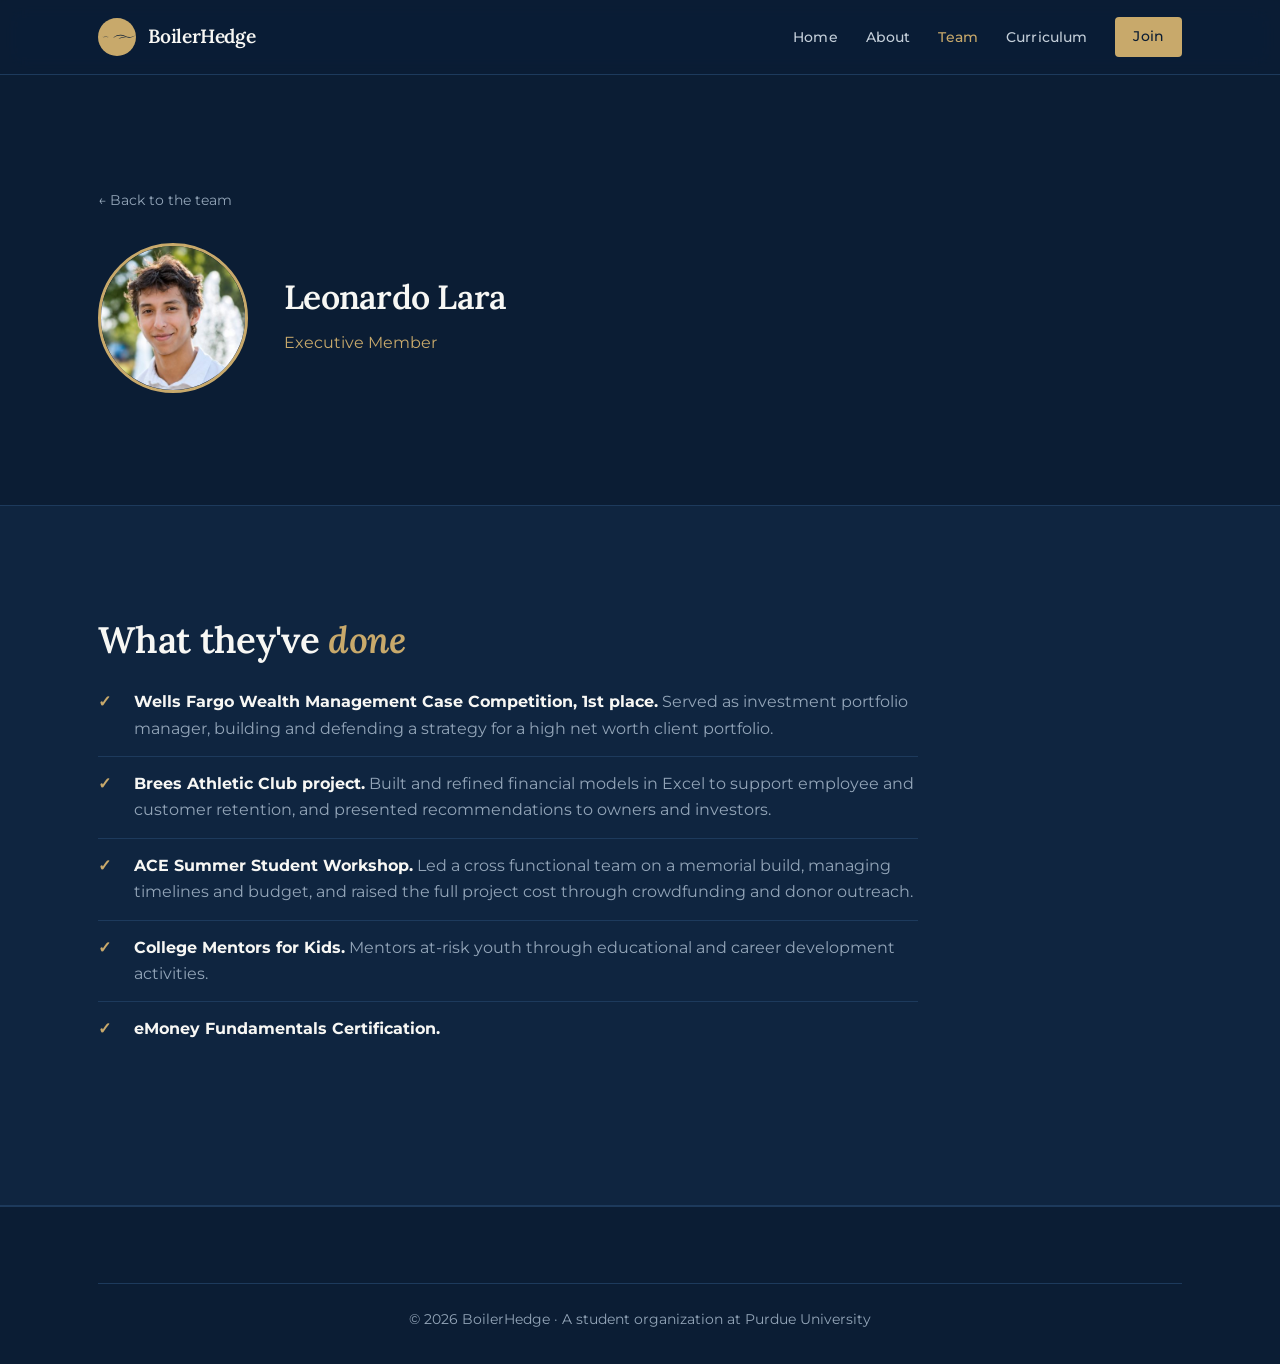
<file: team-leo.html>
<!DOCTYPE html>
<html lang="en">
<head>
  <meta charset="UTF-8">
  <meta name="viewport" content="width=device-width, initial-scale=1.0">
  <title>Leonardo Lara — BoilerHedge</title>
  <link rel="stylesheet" href="css/style.css">
</head>
<body>

  <nav class="nav">
    <div class="nav-inner">
      <a href="index.html" class="nav-mark" aria-label="BoilerHedge home">
        <span class="nav-mark-icon">
          <svg viewBox="0 0 240 56" aria-hidden="true">
            <path fill="currentColor" d="M6 34 C 42 6, 88 1, 121 19 C 153 36, 195 38, 234 10 C 197 44, 153 45, 120 27 C 88 10, 42 14, 6 39 Z"/>
            <path fill="currentColor" d="M60 46 C 86 31, 115 30, 143 41 C 115 36, 87 37, 60 50 Z"/>
          </svg>
        </span>
        <span class="nav-mark-text">BoilerHedge</span>
      </a>
      <button class="nav-toggle" aria-label="Toggle menu">&#9776;</button>
      <ul class="nav-links">
        <li><a href="index.html">Home</a></li>
        <li><a href="about.html">About</a></li>
        <li><a href="team.html" class="active">Team</a></li>
        <li><a href="curriculum.html">Curriculum</a></li>
        <li><a href="join.html" class="btn btn-gold">Join</a></li>
      </ul>
    </div>
  </nav>

  <section class="section">
    <div class="container">
      <a href="team.html" class="back-link">&larr; Back to the team</a>
      <div class="profile-head">
        <img class="profile-avatar" src="img/leo.jpg" alt="Leonardo Lara">
        <div>
          <h1>Leonardo Lara</h1>
          <div class="role">Executive Member</div>
        </div>
      </div>
    </div>
  </section>

  <section class="section section-alt">
    <div class="container">
      <h2>What they've <span>done</span></h2>
      <ul class="checklist">
          <li><strong>Wells Fargo Wealth Management Case Competition, 1st place.</strong> Served as investment portfolio manager, building and defending a strategy for a high net worth client portfolio.</li>
          <li><strong>Brees Athletic Club project.</strong> Built and refined financial models in Excel to support employee and customer retention, and presented recommendations to owners and investors.</li>
          <li><strong>ACE Summer Student Workshop.</strong> Led a cross functional team on a memorial build, managing timelines and budget, and raised the full project cost through crowdfunding and donor outreach.</li>
          <li><strong>College Mentors for Kids.</strong> Mentors at-risk youth through educational and career development activities.</li>
          <li><strong>eMoney Fundamentals Certification.</strong></li>
        </ul>

<p style="margin-top: 36px;">
           </p>    </div>
  </section>

  <footer class="footer">
    <div class="container">
      <div class="footer-bottom">
        &copy; 2026 BoilerHedge &middot; A student organization at Purdue University
      </div>
    </div>
  </footer>

  <script src="js/main.js"></script>
</body>
</html>
</file>
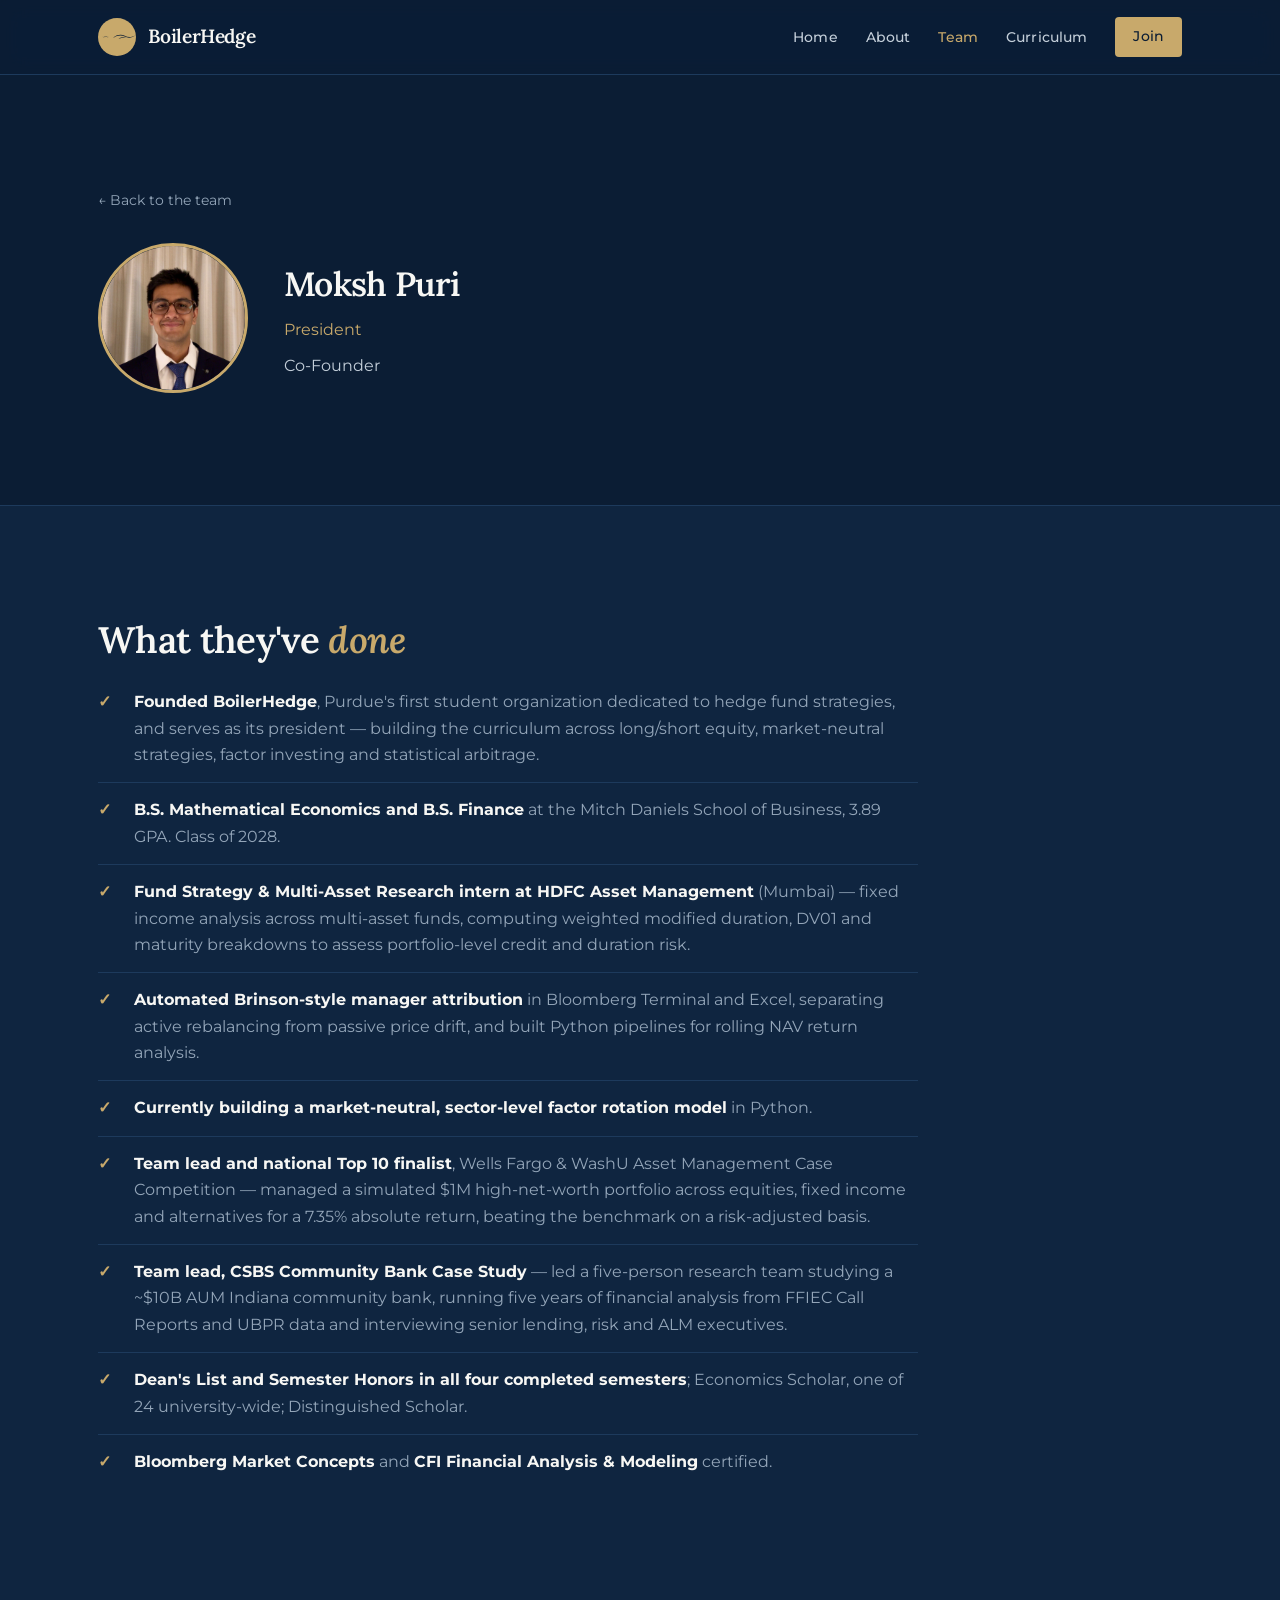
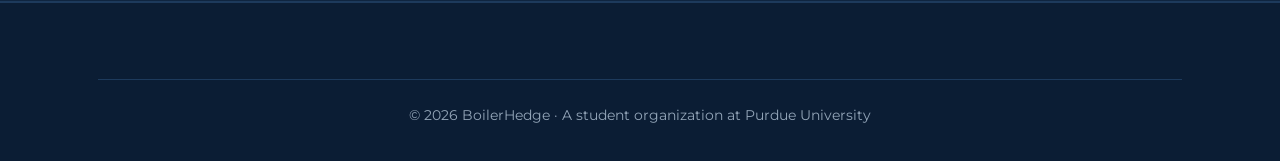
<file: team-moksh.html>
<!DOCTYPE html>
<html lang="en">
<head>
  <meta charset="UTF-8">
  <meta name="viewport" content="width=device-width, initial-scale=1.0">
  <title>Moksh Puri — BoilerHedge</title>
  <link rel="stylesheet" href="css/style.css">
</head>
<body>

  <nav class="nav">
    <div class="nav-inner">
      <a href="index.html" class="nav-mark" aria-label="BoilerHedge home">
        <span class="nav-mark-icon">
          <svg viewBox="0 0 240 56" aria-hidden="true">
            <path fill="currentColor" d="M6 34 C 42 6, 88 1, 121 19 C 153 36, 195 38, 234 10 C 197 44, 153 45, 120 27 C 88 10, 42 14, 6 39 Z"/>
            <path fill="currentColor" d="M60 46 C 86 31, 115 30, 143 41 C 115 36, 87 37, 60 50 Z"/>
          </svg>
        </span>
        <span class="nav-mark-text">BoilerHedge</span>
      </a>
      <button class="nav-toggle" aria-label="Toggle menu">&#9776;</button>
      <ul class="nav-links">
        <li><a href="index.html">Home</a></li>
        <li><a href="about.html">About</a></li>
        <li><a href="team.html" class="active">Team</a></li>
        <li><a href="curriculum.html">Curriculum</a></li>
        <li><a href="join.html" class="btn btn-gold">Join</a></li>
      </ul>
    </div>
  </nav>

  <section class="section">
    <div class="container">
      <a href="team.html" class="back-link">&larr; Back to the team</a>
      <div class="profile-head">
        <img class="profile-avatar" src="img/moksh.jpg" alt="Moksh Puri">
        <div>
          <h1>Moksh Puri</h1>
          <div class="role">President</div>
          <span class="founder-tag">Co-Founder</span>
        </div>
      </div>
    </div>
  </section>

  <section class="section section-alt">
    <div class="container">
      <h2>What they've <span>done</span></h2>
      <ul class="checklist">
        <li><strong>Founded BoilerHedge</strong>, Purdue's first student organization dedicated to hedge fund strategies, and serves as its president &mdash; building the curriculum across long/short equity, market-neutral strategies, factor investing and statistical arbitrage.</li>
        <li><strong>B.S. Mathematical Economics and B.S. Finance</strong> at the Mitch Daniels School of Business, 3.89 GPA. Class of 2028.</li>
        <li><strong>Fund Strategy &amp; Multi-Asset Research intern at HDFC Asset Management</strong> (Mumbai) &mdash; fixed income analysis across multi-asset funds, computing weighted modified duration, DV01 and maturity breakdowns to assess portfolio-level credit and duration risk.</li>
        <li><strong>Automated Brinson-style manager attribution</strong> in Bloomberg Terminal and Excel, separating active rebalancing from passive price drift, and built Python pipelines for rolling NAV return analysis.</li>
        <li><strong>Currently building a market-neutral, sector-level factor rotation model</strong> in Python.</li>
        <li><strong>Team lead and national Top 10 finalist</strong>, Wells Fargo &amp; WashU Asset Management Case Competition &mdash; managed a simulated $1M high-net-worth portfolio across equities, fixed income and alternatives for a 7.35% absolute return, beating the benchmark on a risk-adjusted basis.</li>
        <li><strong>Team lead, CSBS Community Bank Case Study</strong> &mdash; led a five-person research team studying a ~$10B AUM Indiana community bank, running five years of financial analysis from FFIEC Call Reports and UBPR data and interviewing senior lending, risk and ALM executives.</li>
        <li><strong>Dean's List and Semester Honors in all four completed semesters</strong>; Economics Scholar, one of 24 university-wide; Distinguished Scholar.</li>
        <li><strong>Bloomberg Market Concepts</strong> and <strong>CFI Financial Analysis &amp; Modeling</strong> certified.</li>
      </ul>

      <!-- Résumé button removed: PDFs carry personal contact details and aren't
           published. To restore, add resumes/moksh.pdf and paste back:
           <p style="margin-top: 36px;">
             <a class="btn btn-gold" href="resumes/moksh.pdf" target="_blank">View r&eacute;sum&eacute; (PDF)</a>
           </p> -->
    </div>
  </section>

  <footer class="footer">
    <div class="container">
      <div class="footer-bottom">
        &copy; 2026 BoilerHedge &middot; A student organization at Purdue University
      </div>
    </div>
  </footer>

  <script src="js/main.js"></script>
</body>
</html>
</file>
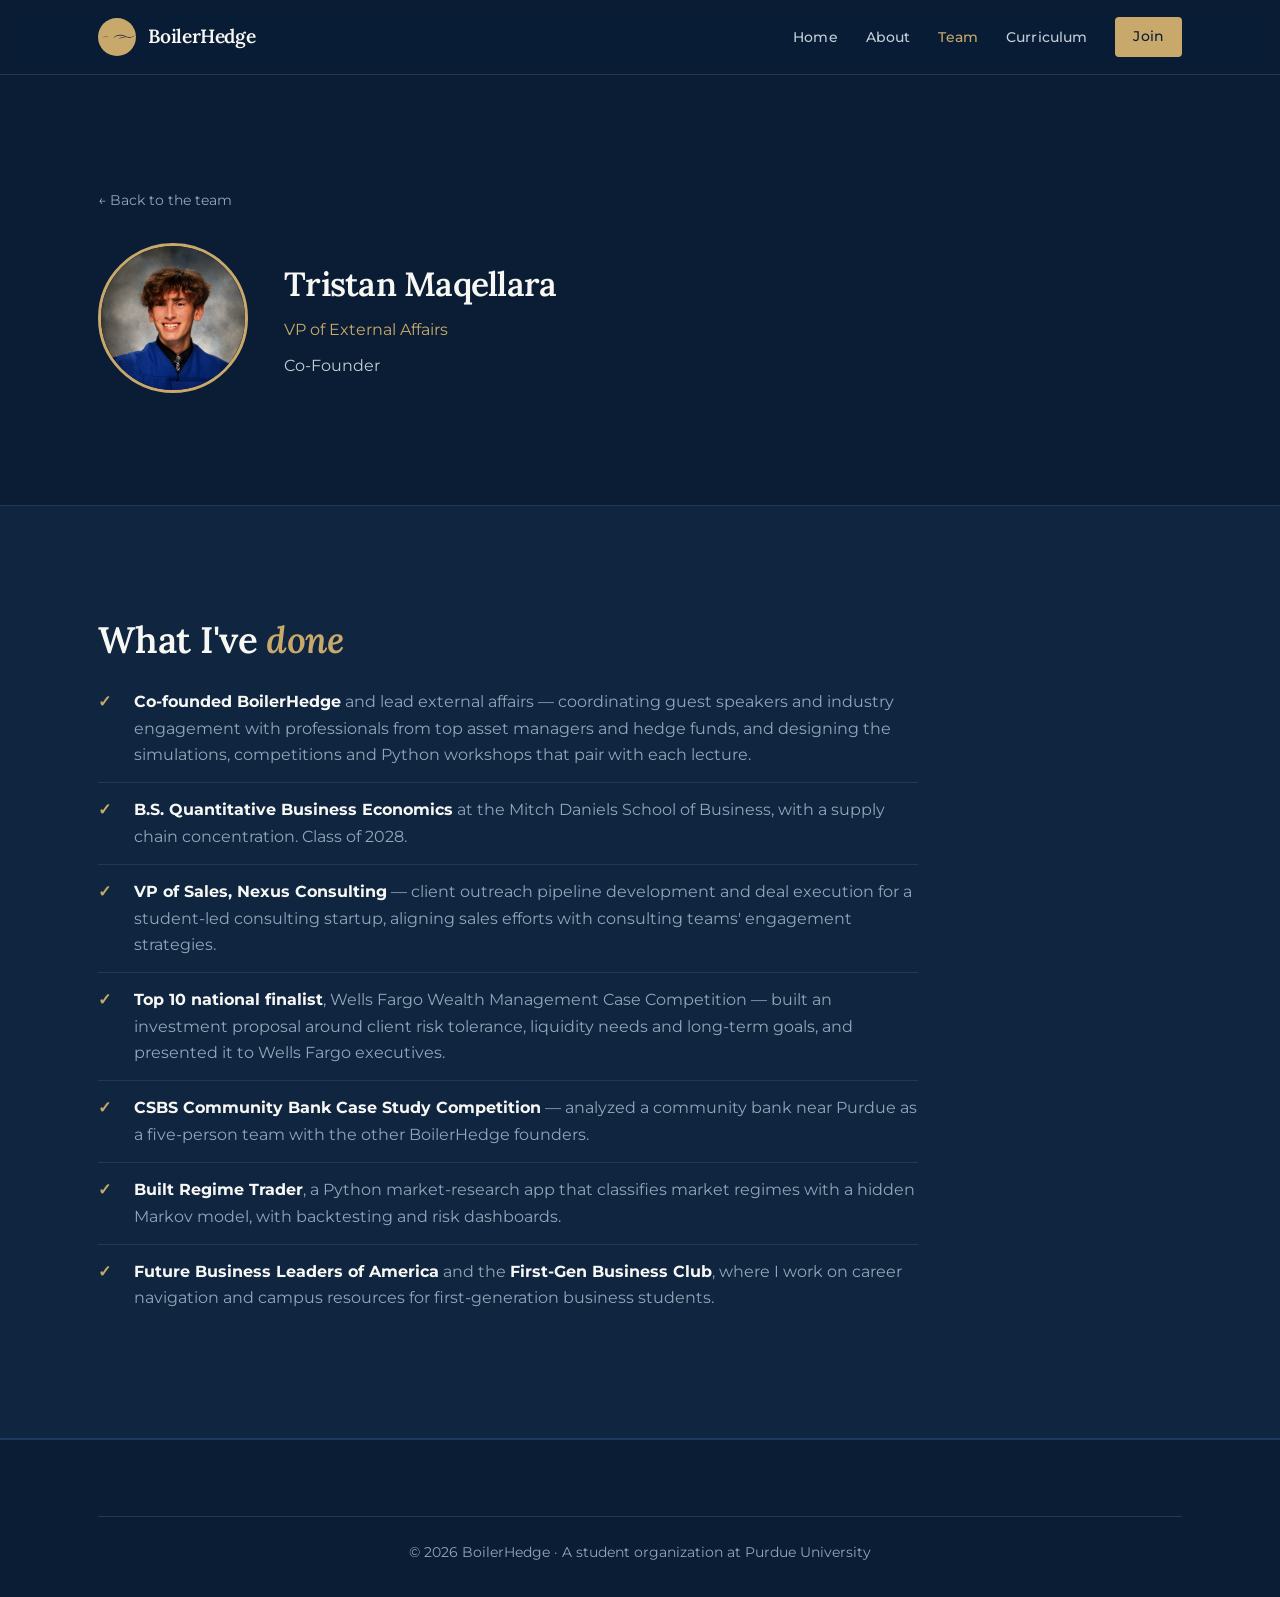
<file: team-tristan.html>
<!DOCTYPE html>
<html lang="en">
<head>
  <meta charset="UTF-8">
  <meta name="viewport" content="width=device-width, initial-scale=1.0">
  <title>Tristan Maqellara — BoilerHedge</title>
  <link rel="stylesheet" href="css/style.css">
</head>
<body>

  <nav class="nav">
    <div class="nav-inner">
      <a href="index.html" class="nav-mark" aria-label="BoilerHedge home">
        <span class="nav-mark-icon">
          <svg viewBox="0 0 240 56" aria-hidden="true">
            <path fill="currentColor" d="M6 34 C 42 6, 88 1, 121 19 C 153 36, 195 38, 234 10 C 197 44, 153 45, 120 27 C 88 10, 42 14, 6 39 Z"/>
            <path fill="currentColor" d="M60 46 C 86 31, 115 30, 143 41 C 115 36, 87 37, 60 50 Z"/>
          </svg>
        </span>
        <span class="nav-mark-text">BoilerHedge</span>
      </a>
      <button class="nav-toggle" aria-label="Toggle menu">&#9776;</button>
      <ul class="nav-links">
        <li><a href="index.html">Home</a></li>
        <li><a href="about.html">About</a></li>
        <li><a href="team.html" class="active">Team</a></li>
        <li><a href="curriculum.html">Curriculum</a></li>
        <li><a href="join.html" class="btn btn-gold">Join</a></li>
      </ul>
    </div>
  </nav>

  <section class="section">
    <div class="container">
      <a href="team.html" class="back-link">&larr; Back to the team</a>
      <div class="profile-head">
        <img class="profile-avatar" src="img/tristan.png" alt="Tristan Maqellara">
        <div>
          <h1>Tristan Maqellara</h1>
          <div class="role">VP of External Affairs</div>
          <span class="founder-tag">Co-Founder</span>
        </div>
      </div>
    </div>
  </section>

  <section class="section section-alt">
    <div class="container">
      <h2>What I've <span>done</span></h2>
      <ul class="checklist">
        <li><strong>Co-founded BoilerHedge</strong> and lead external affairs &mdash; coordinating guest speakers and industry engagement with professionals from top asset managers and hedge funds, and designing the simulations, competitions and Python workshops that pair with each lecture.</li>
        <li><strong>B.S. Quantitative Business Economics</strong> at the Mitch Daniels School of Business, with a supply chain concentration. Class of 2028.</li>
        <li><strong>VP of Sales, Nexus Consulting</strong> &mdash; client outreach pipeline development and deal execution for a student-led consulting startup, aligning sales efforts with consulting teams' engagement strategies.</li>
        <li><strong>Top 10 national finalist</strong>, Wells Fargo Wealth Management Case Competition &mdash; built an investment proposal around client risk tolerance, liquidity needs and long-term goals, and presented it to Wells Fargo executives.</li>
        <li><strong>CSBS Community Bank Case Study Competition</strong> &mdash; analyzed a community bank near Purdue as a five-person team with the other BoilerHedge founders.</li>
        <li><strong>Built Regime Trader</strong>, a Python market-research app that classifies market regimes with a hidden Markov model, with backtesting and risk dashboards.</li>
        <li><strong>Future Business Leaders of America</strong> and the <strong>First-Gen Business Club</strong>, where I work on career navigation and campus resources for first-generation business students.</li>
      </ul>

      <!-- Résumé button removed: PDFs carry personal contact details and aren't
           published. To restore, add resumes/tristan.pdf and paste back:
           <p style="margin-top: 36px;">
             <a class="btn btn-gold" href="resumes/tristan.pdf" target="_blank">View r&eacute;sum&eacute; (PDF)</a>
           </p> -->
    </div>
  </section>

  <footer class="footer">
    <div class="container">
      <div class="footer-bottom">
        &copy; 2026 BoilerHedge &middot; A student organization at Purdue University
      </div>
    </div>
  </footer>

  <script src="js/main.js"></script>
</body>
</html>
</file>
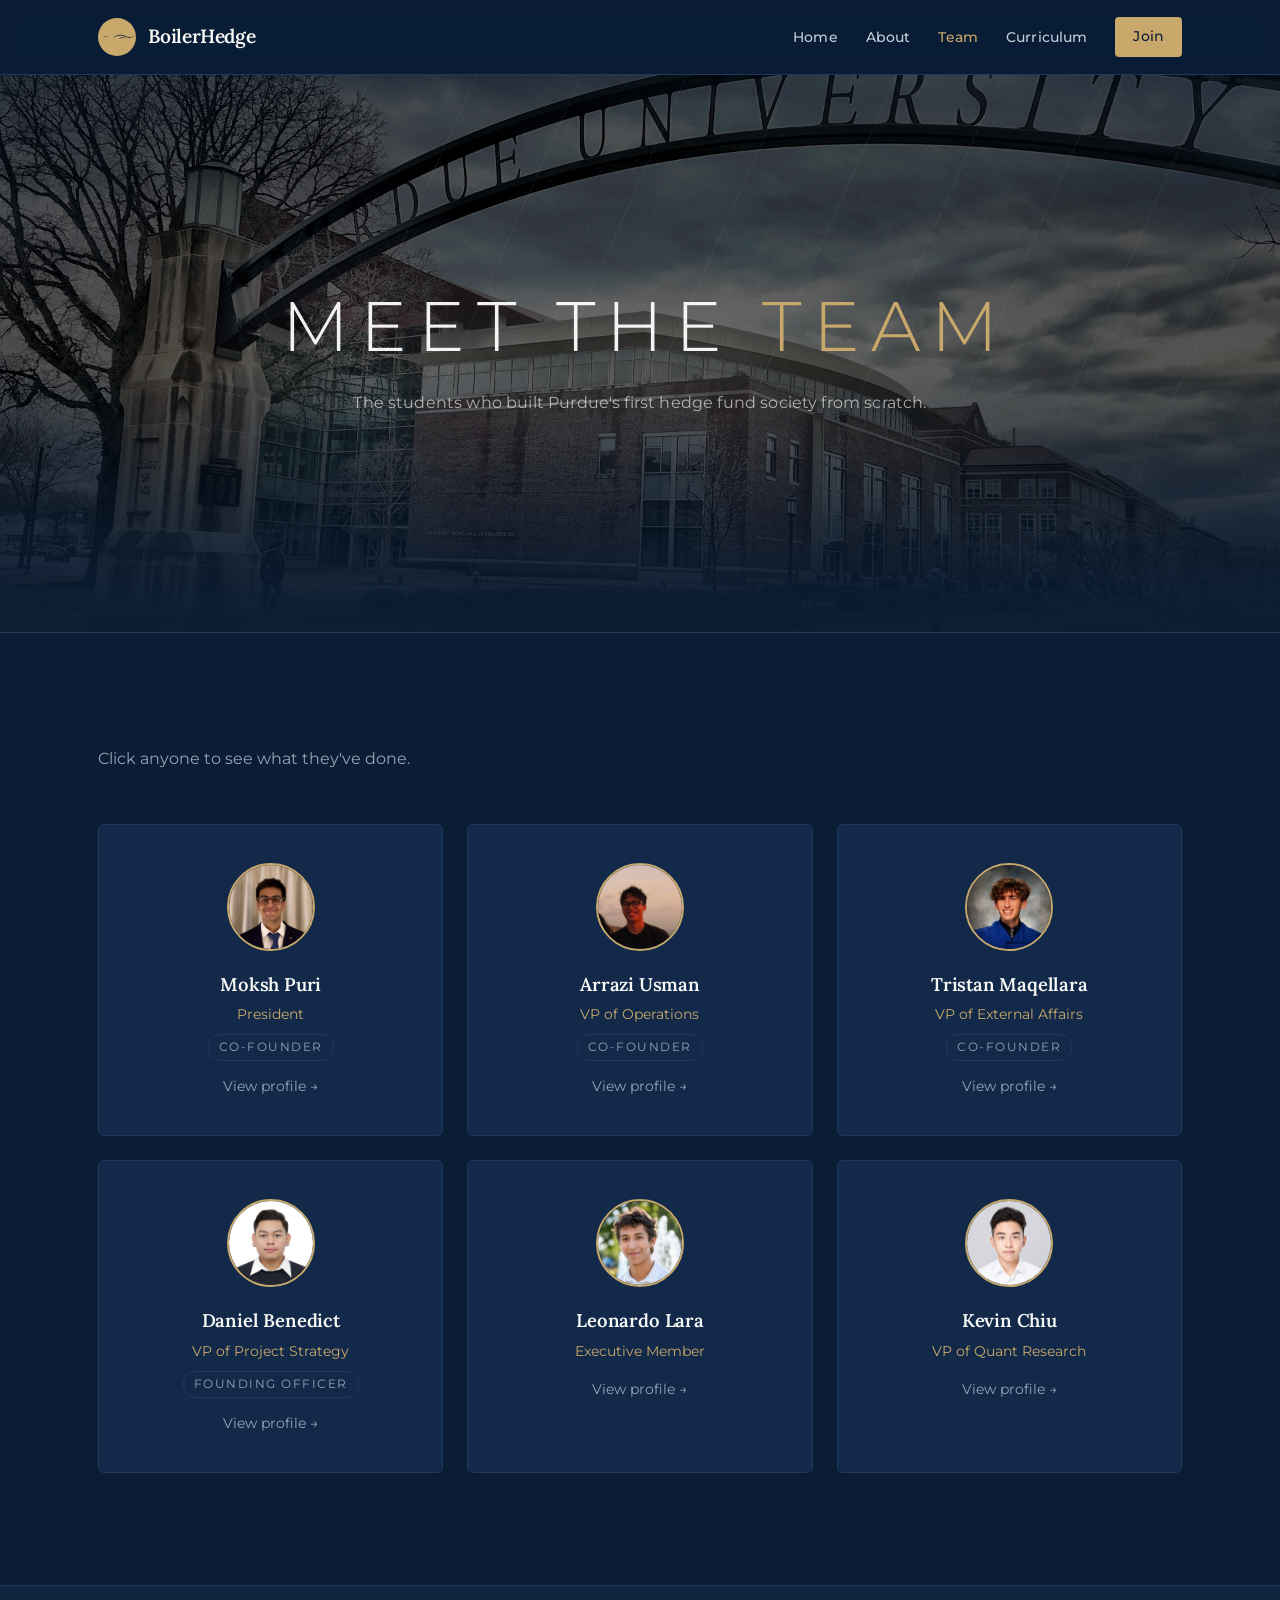
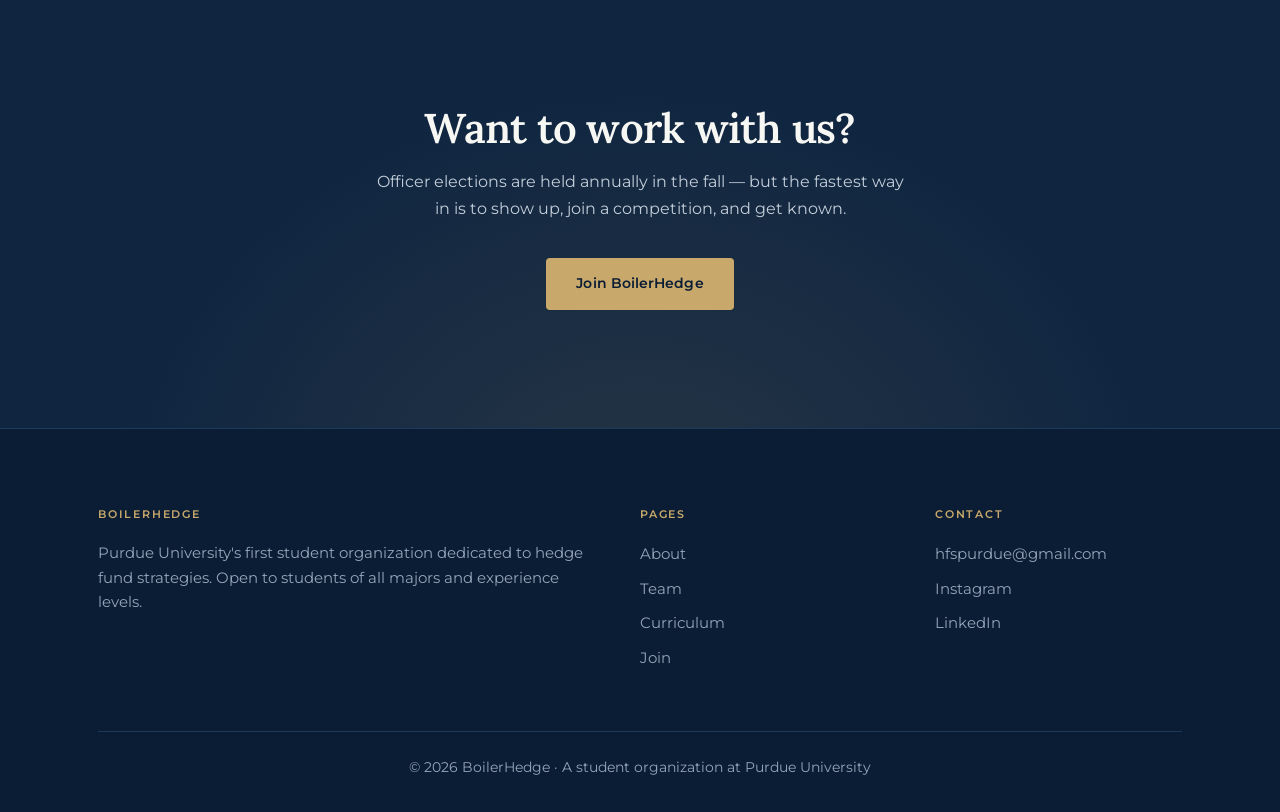
<file: team.html>
<!DOCTYPE html>
<html lang="en">
<head>
  <meta charset="UTF-8">
  <meta name="viewport" content="width=device-width, initial-scale=1.0">
  <title>Meet the Team — BoilerHedge</title>
  <meta name="description" content="The founders and officers of BoilerHedge, Purdue's first hedge fund society.">
  <!-- share card -->
  <meta property="og:type" content="website">
  <meta property="og:site_name" content="BoilerHedge">
  <meta property="og:url" content="https://boilerhedge.com/team.html">
  <meta property="og:title" content="Meet the Team — BoilerHedge">
  <meta property="og:description" content="The founders and officers of BoilerHedge, Purdue's first hedge fund society.">
  <meta property="og:image" content="https://boilerhedge.com/img/og-boilerhedge.jpg">
  <meta property="og:image:width" content="1200">
  <meta property="og:image:height" content="630">
  <meta property="og:image:alt" content="The BoilerHedge logo">
  <meta name="twitter:card" content="summary_large_image">
  <meta name="twitter:title" content="Meet the Team — BoilerHedge">
  <meta name="twitter:description" content="The founders and officers of BoilerHedge, Purdue's first hedge fund society.">
  <meta name="twitter:image" content="https://boilerhedge.com/img/og-boilerhedge.jpg">
  <link rel="stylesheet" href="css/style.css">
</head>
<body>

  <nav class="nav">
    <div class="nav-inner">
      <a href="index.html" class="nav-mark" aria-label="BoilerHedge home">
        <span class="nav-mark-icon">
          <svg viewBox="0 0 240 56" aria-hidden="true">
            <path fill="currentColor" d="M6 34 C 42 6, 88 1, 121 19 C 153 36, 195 38, 234 10 C 197 44, 153 45, 120 27 C 88 10, 42 14, 6 39 Z"/>
            <path fill="currentColor" d="M60 46 C 86 31, 115 30, 143 41 C 115 36, 87 37, 60 50 Z"/>
          </svg>
        </span>
        <span class="nav-mark-text">BoilerHedge</span>
      </a>
      <button class="nav-toggle" aria-label="Toggle menu">&#9776;</button>
      <ul class="nav-links">
        <li><a href="index.html">Home</a></li>
        <li><a href="about.html">About</a></li>
        <li><a href="team.html" class="active">Team</a></li>
        <li><a href="curriculum.html">Curriculum</a></li>
        <li><a href="join.html" class="btn btn-gold">Join</a></li>
      </ul>
    </div>
  </nav>

  <header class="cine-head h-team">
    <div class="cine-head-media" aria-hidden="true"></div>
    <div class="cine-head-bloom" aria-hidden="true"></div>
    <div class="cine-head-streaks" aria-hidden="true"></div>
    <div class="cine-head-vignette" aria-hidden="true"></div>
    <div class="cine-head-inner">
      <h1>Meet the <span>team</span></h1>
      <p>The students who built Purdue's first hedge fund society from scratch.</p>
    </div>
  </header>

  <section class="section">
    <div class="container">
      <p class="section-sub">Click anyone to see what they've done.</p>
      <div class="team-grid">
        <a class="team-card" href="team-moksh.html">
          <img class="avatar" src="img/moksh.jpg" alt="Moksh Puri">
          <h3>Moksh Puri</h3>
          <div class="role">President</div>
          <span class="founder-tag">Co-Founder</span>
          <span class="view-profile">View profile &rarr;</span>
        </a>
        <a class="team-card" href="team-arrazi.html">
          <img class="avatar" src="img/arrazi.png" alt="Arrazi Usman">
          <h3>Arrazi Usman</h3>
          <div class="role">VP of Operations</div>
          <span class="founder-tag">Co-Founder</span>
          <span class="view-profile">View profile &rarr;</span>
        </a>
        <a class="team-card" href="team-tristan.html">
          <img class="avatar" src="img/tristan.png" alt="Tristan Maqellara">
          <h3>Tristan Maqellara</h3>
          <div class="role">VP of External Affairs</div>
          <span class="founder-tag">Co-Founder</span>
          <span class="view-profile">View profile &rarr;</span>
        </a>
        <a class="team-card" href="team-daniel.html">
          <img class="avatar" src="img/daniel.jpg" alt="Daniel Benedict">
          <h3>Daniel Benedict</h3>
          <div class="role">VP of Project Strategy</div>
          <span class="founder-tag">Founding Officer</span>
          <span class="view-profile">View profile &rarr;</span>
        </a>
        <a class="team-card" href="team-leo.html">
          <img class="avatar" src="img/leo.jpg" alt="Leonardo Lara">
          <h3>Leonardo Lara</h3>
          <div class="role">Executive Member</div>
          <span class="view-profile">View profile &rarr;</span>
        </a>
        <a class="team-card" href="team-kevin.html">
          <img class="avatar" src="img/kevin.jpg" alt="Kevin Chiu">
          <h3>Kevin Chiu</h3>
          <div class="role">VP of Quant Research</div>
          <span class="view-profile">View profile &rarr;</span>
        </a>
      </div>
    </div>
  </section>

  <section class="cta-band">
    <h2>Want to work with us?</h2>
    <p>Officer elections are held annually in the fall — but the fastest way in is to show up, join a competition, and get known.</p>
    <a href="join.html" class="btn btn-gold">Join BoilerHedge</a>
  </section>

  <footer class="footer">
    <div class="container">
      <div class="footer-grid">
        <div>
          <h4>BoilerHedge</h4>
          <p>Purdue University's first student organization dedicated to hedge fund strategies. Open to students of all majors and experience levels.</p>
        </div>
        <div>
          <h4>Pages</h4>
          <ul>
            <li><a href="about.html">About</a></li>
            <li><a href="team.html">Team</a></li>
            <li><a href="curriculum.html">Curriculum</a></li>
            <li><a href="join.html">Join</a></li>
          </ul>
        </div>
        <div>
          <h4>Contact</h4>
          <ul>
            <li><a href="mailto:hfspurdue@gmail.com">hfspurdue@gmail.com</a></li>
            <li><a href="https://www.instagram.com/boilerhedge/" target="_blank" rel="noopener">Instagram</a></li>
            <li><a href="https://www.linkedin.com/company/boilerhedge/" target="_blank" rel="noopener">LinkedIn</a></li>
          </ul>
        </div>
      </div>
      <div class="footer-bottom">
        &copy; 2026 BoilerHedge &middot; A student organization at Purdue University
      </div>
    </div>
  </footer>

  <script src="js/main.js"></script>
</body>
</html>
</file>
<file: css/style.css>
/* ============================================
   BoilerHedge — site stylesheet
   Palette: deep navy (#0B1D34) + off-white (#F7F7F4)
   Chosen to match the logo's conjoined-wave identity rather than the
   black-and-gold every other Purdue club uses.
   ============================================ */

/* Lora for display, Montserrat for text/UI — both taken from the brand sheet. */
@import url('https://fonts.googleapis.com/css2?family=Montserrat:wght@400;500;600;700&family=Lora:ital,wght@0,400;0,500;0,600;0,700;1,400;1,600&display=swap');

* {
  margin: 0;
  padding: 0;
  box-sizing: border-box;
}

:root {
  /* surfaces — navy, stepped lighter for cards and alternating bands */
  --black: #0b1d34;
  --dark: #0f2540;
  --card: #12294a;
  --card-hover: #173154;

  /* Brand gold from the official palette sheet (#C8A96B). Variable names
     stay --gold-* from the previous scheme. */
  --gold: #c8a96b;
  --gold-light: #dbc08b;
  --gold-deep: #a88c52;
  --gold-glow: rgba(200, 169, 107, 0.12);
  --gold-line: rgba(200, 169, 107, 0.30);

  /* light blue from the palette, used for the wave and secondary accents */
  --blue-soft: #a6bdd6;

  /* type */
  --text: #f7f7f4;
  --text-mid: #c3ced9;
  --text-dim: #93a5b8;
  --border: #1d3a5c;

  --serif: 'Lora', Georgia, 'Times New Roman', serif;
  --sans: 'Montserrat', 'Avenir Next', Avenir, 'Segoe UI', -apple-system, Arial, sans-serif;

  /* spacing scale */
  --section-y: 112px;
  --maxw: 1140px;
}

html {
  scroll-behavior: smooth;
}

/* Body copy is sans, headings are serif — the institutional convention
   (JPM, Citadel, Bridgewater). Serif body copy read closer to a blog. */
body {
  font-family: var(--sans);
  background: var(--black);
  color: var(--text-mid);
  line-height: 1.65;
  -webkit-font-smoothing: antialiased;
  -moz-osx-font-smoothing: grayscale;
  text-rendering: optimizeLegibility;
}

.nav, .btn, .tag, .footer {
  font-family: var(--sans);
}

h1, h2, h3, h4,
.nav-logo {
  font-family: var(--serif);
  color: var(--text);
  font-weight: 600;
}

/* Optical tracking: large display type needs negative letter-spacing to
   avoid looking loose. This is most of the "professionally set" feeling. */
h1 { letter-spacing: -0.022em; }
h2 { letter-spacing: -0.018em; }
h3 { letter-spacing: -0.01em; }

::selection {
  background: var(--gold);
  color: var(--black);
}

/* Visible keyboard focus — the original had none, which is both an
   accessibility gap and something auditors flag immediately. */
a:focus-visible,
button:focus-visible {
  outline: 2px solid var(--gold);
  outline-offset: 3px;
  border-radius: 2px;
}

.container {
  max-width: var(--maxw);
  margin: 0 auto;
  padding: 0 28px;
}

/* ---------- Navigation ---------- */
.nav {
  position: sticky;
  top: 0;
  z-index: 100;
  background: rgba(11, 29, 52, 0.82);
  border-bottom: 1px solid var(--border);
  backdrop-filter: blur(14px) saturate(140%);
  -webkit-backdrop-filter: blur(14px) saturate(140%);
  transition: box-shadow 0.25s ease, background 0.25s ease;
}

/* .scrolled is toggled by js/main.js once the page leaves the top */
.nav.scrolled {
  background: rgba(11, 29, 52, 0.94);
  box-shadow: 0 1px 0 var(--border), 0 8px 28px rgba(0, 0, 0, 0.45);
}

.nav-inner {
  max-width: var(--maxw);
  margin: 0 auto;
  padding: 0 28px;
  display: flex;
  align-items: center;
  justify-content: space-between;
  height: 74px;
}

.nav-logo {
  font-size: 1.32rem;
  font-weight: 600;
  color: var(--text);
  text-decoration: none;
  letter-spacing: -0.01em;
}

.nav-logo span {
  color: var(--text-mid);
}

.nav-links {
  display: flex;
  gap: 28px;
  list-style: none;
  align-items: center;
}

.nav-links a {
  color: var(--text-mid);
  text-decoration: none;
  font-size: 0.875rem;
  font-weight: 500;
  letter-spacing: 0.01em;
  transition: color 0.15s;
}

.nav-links a:hover,
.nav-links a.active {
  color: var(--gold);
}

.nav-links .btn {
  padding: 8px 18px;
}

.nav-links a.btn,
.nav-links a.btn:hover,
.nav-links a.btn.active {
  color: var(--black);
}

.nav-toggle {
  display: none;
  background: none;
  border: none;
  color: var(--gold);
  font-size: 1.6rem;
  cursor: pointer;
}

/* ---------- Buttons ---------- */
/* Squared-off buttons rather than full pills — pills read consumer/startup,
   a 4px radius reads institutional. */
.btn {
  display: inline-block;
  padding: 14px 30px;
  border-radius: 4px;
  text-decoration: none;
  font-weight: 600;
  font-size: 0.9rem;
  letter-spacing: 0.005em;
  transition: background 0.18s ease, color 0.18s ease, border-color 0.18s ease,
              transform 0.18s ease, box-shadow 0.18s ease;
  cursor: pointer;
  border: none;
}

.btn:hover {
  transform: translateY(-2px);
  box-shadow: 0 6px 18px rgba(0, 0, 0, 0.4);
}

.btn-gold {
  background: var(--gold);
  color: var(--black);
}

.btn-gold:hover {
  background: var(--gold-light);
}

.btn-outline {
  border: 1px solid var(--gold-line);
  color: var(--gold);
  background: transparent;
}

.btn-outline:hover {
  background: var(--gold-glow);
  border-color: var(--gold);
}

/* ---------- Hero ---------- */
.hero {
  padding: 150px 0 130px;
  text-align: left;
  position: relative;
  overflow: hidden;
  background: var(--black);
  border-bottom: 1px solid var(--border);
}

.hero-inner {
  display: flex;
  align-items: center;
  justify-content: space-between;
  gap: 48px;
}

.hero-copy {
  max-width: 580px;
}

/* campus photo sits under a heavy dark overlay on its own layer so it can
   slowly drift-zoom; if img/campus.webp is missing the gradients still render */
.hero::before {
  content: "";
  position: absolute;
  inset: 0;
  /* darker on the left where the text sits, photo shows through on the right */
  background:
    linear-gradient(to top, var(--black) 2%, transparent 42%),
    linear-gradient(to right, rgba(11, 29, 52, 0.96) 22%, rgba(11, 29, 52, 0.76) 58%, rgba(11, 29, 52, 0.55) 100%),
    url("../img/campus.webp") center 30% / cover no-repeat,
    var(--black);
  animation: hero-drift 34s ease-in-out infinite alternate;
}

.hero .container {
  position: relative;
  z-index: 1;
}

@keyframes hero-drift {
  from { transform: scale(1); }
  to   { transform: scale(1.04); }
}

/* hero content floats up on page load */
.hero .tag,
.hero h1,
.hero p,
.hero-actions {
  animation: rise-in 0.7s ease both;
}

.hero h1 { animation-delay: 0.08s; }
.hero p { animation-delay: 0.16s; }
.hero-actions { animation-delay: 0.24s; }

@keyframes rise-in {
  from { opacity: 0; transform: translateY(18px); }
  to   { opacity: 1; transform: translateY(0); }
}

/* Eyebrow label with a short gold rule — a small signal of considered design */
.hero .tag {
  display: flex;
  align-items: center;
  gap: 14px;
  color: var(--gold);
  font-size: 0.72rem;
  font-weight: 600;
  letter-spacing: 0.18em;
  text-transform: uppercase;
  margin-bottom: 26px;
}

.hero .tag::before {
  content: "";
  width: 34px;
  height: 1px;
  background: var(--gold);
  flex-shrink: 0;
}

.hero h1 {
  font-size: clamp(2.5rem, 5.4vw, 4rem);
  line-height: 1.06;
  margin-bottom: 26px;
  font-weight: 600;
}

.hero h1 span {
  color: var(--gold);
  font-style: italic;
}

.hero p {
  max-width: 600px;
  margin: 0 0 40px;
  color: var(--text-mid);
  font-size: 1.09rem;
  line-height: 1.72;
}

.hero-actions {
  display: flex;
  gap: 16px;
  flex-wrap: wrap;
}

/* floating pill chips on the hero's right (SiteGround-style) */
.hero-chips {
  display: flex;
  flex-direction: column;
  gap: 12px;
  align-items: stretch;
  flex-shrink: 0;
  width: 310px;
}

/* Static, uniformly aligned chips. The previous version floated each one on a
   staggered loop with random left offsets — motion for its own sake, and the
   single biggest thing making the page read as amateur. Now they fade in once
   and hold still. */
.chip {
  display: inline-flex;
  align-items: center;
  gap: 12px;
  width: 100%;
  background: rgba(18, 41, 74, 0.55);
  border: 1px solid var(--border);
  border-radius: 4px;
  padding: 15px 22px;
  color: var(--text);
  font-family: var(--sans);
  font-size: 0.9rem;
  font-weight: 500;
  backdrop-filter: blur(8px);
  -webkit-backdrop-filter: blur(8px);
  animation: rise-in 0.7s ease both;
}

.chip-dot {
  width: 5px;
  height: 5px;
  border-radius: 50%;
  background: var(--gold);
  flex-shrink: 0;
}

.hero-chips .chip:nth-child(1) { animation-delay: 0.30s; }
.hero-chips .chip:nth-child(2) { animation-delay: 0.38s; }
.hero-chips .chip:nth-child(3) { animation-delay: 0.46s; }
.hero-chips .chip:nth-child(4) { animation-delay: 0.54s; }

@media (max-width: 900px) {
  .hero-chips {
    display: none;
  }

  .hero {
    text-align: center;
  }

  .hero-inner {
    justify-content: center;
  }

  .hero p {
    margin: 0 auto 36px;
  }

  .hero-actions {
    justify-content: center;
  }
}

/* ============================================
   CINEMATIC PAGE HEADER (interior pages)
   Same language as the homepage hero, at about half height and without
   the scroll runway — so the four inner pages read as the same site.
   ============================================ */
.cine-head {
  position: relative;
  height: 62vh;
  min-height: 400px;
  overflow: hidden;
  background: var(--black);
  border-bottom: 1px solid var(--border);
  display: flex;
  align-items: center;
  justify-content: center;
}

.cine-head-media {
  position: absolute;
  inset: 0;
  background-position: center 44%;
  background-size: cover;
  background-repeat: no-repeat;
  filter: saturate(0.4) contrast(1.04) brightness(0.32);
  animation: cine-head-drift 34s ease-in-out infinite alternate;
}

/* Very shallow drift. A big scale range is what makes a modest-resolution
   photo look soft, so this stays close to 1. */
@keyframes cine-head-drift {
  from { transform: scale(1.01); }
  to   { transform: scale(1.05); }
}

/* one scene per page, so each page has its own identity.
   The Daniels render is deliberately unused — it reads as a render. */
.cine-head.h-about  .cine-head-media { background-image: url("../img/p shot 7.jpg"); }
.cine-head.h-team   .cine-head-media { background-image: url("../img/p shot 8.jpg"); }
.cine-head.h-curric .cine-head-media { background-image: url("../img/purdue shot 4.jpg"); }
.cine-head.h-join   .cine-head-media { background-image: url("../img/purdue shot.jpg"); }

.cine-head-bloom {
  position: absolute;
  inset: 0;
  background: radial-gradient(ellipse 56% 40% at 50% 52%,
    rgba(247, 247, 244, 0.18), rgba(247, 247, 244, 0.06) 46%, transparent 74%);
  mix-blend-mode: screen;
}

.cine-head-streaks {
  position: absolute;
  inset: -20%;
  background: repeating-linear-gradient(
    114deg,
    transparent 0 42px,
    rgba(247, 247, 244, 0.05) 42px 43px,
    transparent 43px 96px
  );
  animation: streak-slide 14s linear infinite;
}

.cine-head-vignette {
  position: absolute;
  inset: 0;
  background:
    linear-gradient(to top, rgba(11, 29, 52, 0.94) 3%, transparent 48%),
    radial-gradient(ellipse 110% 84% at 50% 48%, transparent 42%, rgba(11, 29, 52, 0.7) 100%);
}

.cine-head-inner {
  position: relative;
  z-index: 2;
  text-align: center;
  padding: 0 28px;
  max-width: 900px;
}

/* same thin, wide-tracked treatment as the homepage wordmark */
.cine-head-inner h1 {
  font-family: var(--sans);
  font-size: clamp(1.6rem, 6.6vw, 4.4rem);
  font-weight: 300;
  line-height: 1.04;
  letter-spacing: 0.16em;
  text-indent: 0.16em;
  text-transform: uppercase;
  color: rgba(255, 255, 255, 0.94);
  margin: 0;
  text-shadow: 0 0 110px rgba(0, 0, 0, 0.55);
  animation: rise-in 0.8s ease both;
}

.cine-head-inner h1 span {
  color: var(--gold);
  font-weight: 300;
  font-style: normal;
}

.cine-head-inner p {
  font-family: var(--sans);
  font-size: clamp(0.86rem, 1.4vw, 1rem);
  line-height: 1.75;
  color: rgba(255, 255, 255, 0.62);
  letter-spacing: 0.01em;
  max-width: 620px;
  margin: 26px auto 0;
  animation: rise-in 0.8s ease 0.12s both;
}

@media (prefers-reduced-motion: reduce) {
  .cine-head-media,
  .cine-head-streaks { animation: none; }
}

/* ---------- Page header (legacy, profile pages) ---------- */
.page-header {
  padding: 104px 0 72px;
  border-bottom: 1px solid var(--border);
  background:
    radial-gradient(ellipse at 50% -40%, var(--gold-glow), transparent 60%),
    var(--black);
}

.page-header h1 {
  font-size: clamp(2.1rem, 4.4vw, 3.1rem);
  line-height: 1.1;
  margin-bottom: 16px;
}

.page-header h1 span {
  color: var(--gold);
  font-style: italic;
}

.page-header p {
  color: var(--text-mid);
  max-width: 660px;
  font-size: 1.06rem;
  line-height: 1.7;
}

/* ---------- Sections ---------- */
.section {
  padding: var(--section-y) 0;
}

/* opening statement under the cinematic hero */
.lede {
  font-family: var(--serif);
  font-size: clamp(1.15rem, 2.1vw, 1.6rem);
  line-height: 1.55;
  letter-spacing: -0.012em;
  color: var(--text);
  max-width: 860px;
}

.lede-actions {
  display: flex;
  gap: 14px;
  flex-wrap: wrap;
  margin-top: 34px;
}

.section-alt {
  background: var(--dark);
  border-top: 1px solid var(--border);
  border-bottom: 1px solid var(--border);
}

.section h2 {
  font-size: clamp(1.7rem, 3vw, 2.3rem);
  line-height: 1.18;
  margin-bottom: 14px;
}

.section h2 span {
  color: var(--gold);
  font-style: italic;
}

.section-sub {
  color: var(--text-dim);
  margin-bottom: 52px;
  max-width: 620px;
  font-size: 1.02rem;
}

/* ---------- Card grids ---------- */
.grid {
  display: grid;
  gap: 24px;
}

.grid-3 {
  grid-template-columns: repeat(3, 1fr);
}

.grid-2 {
  grid-template-columns: repeat(2, 1fr);
}

.card {
  background: var(--card);
  border: 1px solid var(--border);
  border-radius: 6px;
  padding: 34px 30px;
  transition: border-color 0.2s ease, background 0.2s ease;
}

.card:hover {
  border-color: var(--gold-line);
  background: var(--card-hover);
}

/* Headings in white, not gold. Gold on every heading spent the accent colour
   on nothing — held back, it now signals hierarchy instead of decoration. */
.card h3 {
  color: var(--text);
  font-size: 1.1rem;
  line-height: 1.35;
  margin-bottom: 12px;
}

.card p {
  color: var(--text-dim);
  font-size: 0.95rem;
  line-height: 1.7;
}

.card .num {
  display: block;
  font-family: var(--serif);
  font-size: 2.1rem;
  font-weight: 600;
  color: var(--gold);
  letter-spacing: -0.02em;
  margin-bottom: 8px;
}

/* ---------- Checklist ---------- */
.checklist {
  list-style: none;
  max-width: 820px;
}

.checklist li {
  padding: 14px 0 14px 36px;
  position: relative;
  border-bottom: 1px solid var(--border);
  color: var(--text-dim);
}

.checklist li:last-child {
  border-bottom: none;
}

.checklist li::before {
  content: "\2713";
  position: absolute;
  left: 0;
  color: var(--gold);
  font-weight: 700;
  font-family: var(--sans);
}

.checklist li strong {
  color: var(--text);
}

/* ---------- Team ---------- */
.team-grid {
  display: grid;
  grid-template-columns: repeat(3, 1fr);
  gap: 24px;
}

.team-card {
  background: var(--card);
  border: 1px solid var(--border);
  border-radius: 6px;
  padding: 38px 26px;
  text-align: center;
  transition: border-color 0.2s ease, background 0.2s ease;
}

.avatar {
  width: 88px;
  height: 88px;
  border-radius: 50%;
  background: var(--dark);
  border: 2px solid var(--gold);
  display: flex;
  align-items: center;
  justify-content: center;
  margin: 0 auto 18px;
  font-size: 1.6rem;
  font-weight: 700;
  color: var(--gold);
  font-family: var(--sans);
  transition: transform 0.25s ease;
}

.team-card:hover .avatar {
  transform: scale(1.04);
}

img.avatar {
  object-fit: cover;
}

a.team-card {
  display: block;
  color: inherit;
  text-decoration: none;
  transition: border-color 0.15s;
}

a.team-card:hover {
  border-color: var(--gold-line);
  background: var(--card-hover);
}

.view-profile {
  display: block;
  margin-top: 14px;
  font-size: 0.85rem;
  color: var(--text-dim);
  font-family: var(--sans);
}

a.team-card:hover .view-profile {
  color: var(--gold);
}

.team-card h3 {
  font-size: 1.15rem;
  margin-bottom: 4px;
}

.team-card .role {
  color: var(--gold);
  font-size: 0.9rem;
  font-family: var(--sans);
  margin-bottom: 6px;
}

.team-card .founder-tag {
  display: inline-block;
  font-size: 0.72rem;
  letter-spacing: 1.5px;
  text-transform: uppercase;
  color: var(--text-dim);
  border: 1px solid var(--border);
  border-radius: 12px;
  padding: 3px 10px;
  font-family: var(--sans);
}

/* ---------- Profile pages ---------- */
.back-link {
  display: inline-block;
  margin-bottom: 30px;
  color: var(--text-dim);
  text-decoration: none;
  font-family: var(--sans);
  font-size: 0.9rem;
}

.back-link:hover {
  color: var(--gold);
}

.profile-head {
  display: flex;
  align-items: center;
  gap: 36px;
  flex-wrap: wrap;
}

.profile-avatar {
  width: 150px;
  height: 150px;
  border-radius: 50%;
  border: 3px solid var(--gold);
  object-fit: cover;
}

.profile-head h1 {
  font-size: 2.1rem;
  margin-bottom: 6px;
}

.profile-head .role {
  color: var(--gold);
  font-family: var(--sans);
  margin-bottom: 10px;
}

.resume-note {
  color: var(--text-dim);
  font-size: 0.9rem;
  margin-top: 12px;
  font-style: italic;
}

.event-photo {
  margin: 40px 0 0;
  max-width: 560px;
}

.event-photo img {
  display: block;
  width: 100%;
  border-radius: 8px;
  border: 1px solid var(--border);
}

.event-photo figcaption,
.photo-band figcaption,
.split-photo figcaption {
  color: var(--text-dim);
  font-size: 0.9rem;
  margin-top: 10px;
  font-family: var(--sans);
}

.photo-band {
  margin: 50px 0 0;
}

/* photo + story split section (homepage) */
.split {
  display: flex;
  align-items: center;
  gap: 56px;
}

.split-photo {
  flex: 0 0 44%;
  margin: 0;
}

.split-photo img {
  display: block;
  width: 100%;
  border-radius: 6px;
  border: 1px solid var(--border);
}

.split-copy h2 {
  margin-bottom: 14px;
}

.split-copy p {
  color: var(--text-dim);
  margin-bottom: 16px;
  max-width: 560px;
}

@media (max-width: 860px) {
  .split {
    flex-direction: column;
  }

  .split-photo {
    flex: none;
    width: 100%;
  }
}

.photo-band img {
  display: block;
  width: 100%;
  max-height: 360px;
  object-fit: cover;
  border-radius: 8px;
  border: 1px solid var(--border);
}

/* ---------- Curriculum timeline ---------- */
.timeline {
  border-left: 2px solid var(--border);
  margin-left: 12px;
  padding-left: 36px;
}

/* tighter now that each entry is a single title with no bullets under it */
.timeline-item {
  position: relative;
  padding-bottom: 26px;
}

.timeline-item h3:only-child {
  margin-bottom: 0;
}

.timeline-item:last-child {
  padding-bottom: 0;
}

.timeline-item::before {
  content: "";
  position: absolute;
  left: -44px;
  top: 6px;
  width: 14px;
  height: 14px;
  border-radius: 50%;
  background: var(--gold);
  border: 3px solid var(--black);
}

.timeline-item .week {
  font-family: var(--sans);
  font-size: 0.78rem;
  letter-spacing: 2px;
  text-transform: uppercase;
  color: var(--gold);
  margin-bottom: 4px;
}

.timeline-item h3 {
  font-size: 1.2rem;
  margin-bottom: 8px;
}

.timeline-item ul {
  list-style: none;
  color: var(--text-dim);
  font-size: 0.96rem;
}

.timeline-item ul li {
  padding: 3px 0 3px 18px;
  position: relative;
}

.timeline-item ul li::before {
  content: "\2013";
  position: absolute;
  left: 0;
  color: var(--gold);
}

.semester-label {
  font-family: var(--sans);
  font-size: 0.85rem;
  letter-spacing: 3px;
  text-transform: uppercase;
  color: var(--text-dim);
  margin: 50px 0 30px;
  padding-bottom: 10px;
  border-bottom: 1px solid var(--border);
}

.semester-label:first-of-type {
  margin-top: 0;
}

/* ---------- CTA band ---------- */
.cta-band {
  text-align: center;
  padding: 118px 28px;
  background:
    radial-gradient(ellipse at 50% 120%, var(--gold-glow), transparent 60%),
    var(--dark);
  border-top: 1px solid var(--border);
}

.cta-band h2 {
  font-size: clamp(1.9rem, 3.4vw, 2.6rem);
  line-height: 1.14;
  margin-bottom: 18px;
}

.cta-band p {
  color: var(--text-mid);
  margin-bottom: 36px;
  max-width: 540px;
  margin-left: auto;
  margin-right: auto;
}

/* quiet note tying the brand name to the founding name, so the club email
   address doesn't look like it belongs to a different organisation */
.name-note {
  border-left: 2px solid var(--gold-line);
  padding: 4px 0 4px 18px;
  margin: -28px 0 52px;
  max-width: 620px;
  color: var(--text-dim);
  font-size: 0.94rem;
  line-height: 1.7;
}

.name-note strong {
  color: var(--text);
  font-weight: 600;
}

.cta-actions {
  display: flex;
  gap: 14px;
  flex-wrap: wrap;
  justify-content: center;
}

/* gold inline link with a hairline underline that fills in on hover */
.inline-link {
  color: var(--gold);
  text-decoration: none;
  border-bottom: 1px solid var(--gold-line);
  transition: border-color 0.18s ease;
}

.inline-link:hover {
  border-bottom-color: var(--gold);
}

/* ---------- Steps (Join page) ---------- */
.steps {
  counter-reset: step;
  display: grid;
  grid-template-columns: repeat(3, 1fr);
  gap: 24px;
}

.step {
  background: var(--card);
  border: 1px solid var(--border);
  border-radius: 6px;
  padding: 28px;
  position: relative;
}

.step::before {
  counter-increment: step;
  content: counter(step);
  display: flex;
  align-items: center;
  justify-content: center;
  width: 40px;
  height: 40px;
  border-radius: 50%;
  background: var(--gold);
  color: var(--black);
  font-weight: 700;
  font-family: var(--sans);
  margin-bottom: 16px;
}

.step h3 {
  color: var(--text);
  font-size: 1.1rem;
  margin-bottom: 8px;
}

.step p {
  color: var(--text-dim);
  font-size: 0.95rem;
}

/* ---------- Footer ---------- */
.footer {
  border-top: 1px solid var(--border);
  padding: 76px 0 34px;
  background: var(--black);
}

/* The seal is multicolour — navy, gold and cream — so it is shown as-is
   rather than masked. Masking would flatten it to one solid colour. */
.footer-seal {
  width: 104px;
  height: 104px;
  margin: 0 auto 44px;
  background-image: url("../img/seal transparent.png");
  background-repeat: no-repeat;
  background-position: center;
  background-size: contain;
}

.footer-grid {
  display: grid;
  grid-template-columns: 2fr 1fr 1fr;
  gap: 48px;
  margin-bottom: 52px;
}

.footer h4 {
  color: var(--gold);
  font-family: var(--sans);
  font-size: 0.7rem;
  font-weight: 600;
  letter-spacing: 0.16em;
  text-transform: uppercase;
  margin-bottom: 18px;
}

.footer p,
.footer a {
  color: var(--text-dim);
  font-size: 0.92rem;
  text-decoration: none;
}

.footer a:hover {
  color: var(--gold);
}

.footer ul {
  list-style: none;
}

.footer ul li {
  margin-bottom: 8px;
}

.footer-bottom {
  border-top: 1px solid var(--border);
  padding-top: 24px;
  text-align: center;
  color: var(--text-dim);
  font-size: 0.85rem;
}

/* ---------- Scroll reveal (classes applied by js/main.js) ---------- */
.reveal {
  opacity: 0;
  transform: translateY(14px);
  transition: opacity 0.5s ease, transform 0.5s ease;
}

.reveal.in {
  opacity: 1;
  transform: translateY(0);
}

/* Once revealed, switch to fast transitions so the 3D tilt feels snappy. */
.reveal.settled {
  transition: transform 0.18s ease, box-shadow 0.18s ease,
              border-color 0.2s ease, background 0.2s ease;
}

/* respect users who turn off animations in their OS settings */
@media (prefers-reduced-motion: reduce) {
  .hero::before,
  .hero .tag,
  .hero h1,
  .hero p,
  .hero-actions {
    animation: none;
  }

  .reveal {
    opacity: 1;
    transform: none;
    transition: none;
  }

  .chip {
    animation: none;
  }
}

/* ============================================
   CINEMATIC HERO  (AUREN-style)
   Full-bleed media + giant kinetic wordmark that contracts into a
   framed panel as you scroll. --p (0..1) is driven by js/main.js.
   ============================================ */
.cinema {
  position: relative;
  height: 165vh;              /* short runway: one gentle contract, then content */
  background: var(--black);
  --p: 0;
}

.cinema-stage {
  position: sticky;
  top: 0;
  height: 100vh;
  overflow: hidden;
  transform: scale(calc(1 - 0.2 * var(--p)));
  border-radius: calc(var(--p) * 20px);
  will-change: transform;
}

/* the photograph, pushed dark and drifting slowly */
/* Pushed much darker and flatter than a normal hero photo. The reference
   works because the scene is nearly empty — the type needs void to sit in,
   so the photograph is treated as atmosphere, not as content. */
.cinema-media {
  position: absolute;
  inset: 0;
  background-position: center 42%;
  background-size: cover;
  background-repeat: no-repeat;
  /* Zoom kept deliberately small. Scaling a photo up past ~1.1 magnifies
     every soft pixel — the old 1.06→1.23 push-in was a major cause of the
     images looking low-res. Sharpness beats motion here. */
  transform: scale(calc(1.01 + 0.05 * var(--p)));
  filter: saturate(0.4) contrast(1.04) brightness(0.34);
  will-change: transform;
  image-rendering: -webkit-optimize-contrast;
}

/* One image, held still. No scene cycling — swapping photos as you scroll
   fought the scroll instead of rewarding it.

   Using the arch shot because it is the largest file available at 1200x675
   and already 16:9. The atrium is a nicer photo but it is 800x800 — square,
   so a full-width hero crops most of it away and stretches what's left. */
.cinema-media.m1 {
  background-image: url("../img/p shot 6.jpg");
  background-position: center 60%;
}

/* soft bloom behind the wordmark, standing in for the reference's
   headlight glow through the windshield */
.cinema-bloom {
  position: absolute;
  inset: 0;
  background: radial-gradient(ellipse 58% 34% at 50% 50%,
    rgba(247, 247, 244, 0.20), rgba(247, 247, 244, 0.07) 45%, transparent 72%);
  mix-blend-mode: screen;
}

/* gold light-streak wash — stands in for the reference's headlight trails */
.cinema-glow {
  position: absolute;
  inset: 0;
  background:
    radial-gradient(ellipse 70% 40% at 50% 62%, rgba(247, 247, 244, 0.22), transparent 70%),
    radial-gradient(ellipse 30% 60% at 12% 30%, rgba(247, 247, 244, 0.10), transparent 70%);
  mix-blend-mode: screen;
  opacity: calc(0.75 + 0.25 * var(--p));
}

.cinema-streaks {
  position: absolute;
  inset: -20%;
  background: repeating-linear-gradient(
    114deg,
    transparent 0 42px,
    rgba(247, 247, 244, 0.055) 42px 43px,
    transparent 43px 96px
  );
  animation: streak-slide 14s linear infinite;
  opacity: 0.85;
}

@keyframes streak-slide {
  from { transform: translate3d(0, 0, 0); }
  to   { transform: translate3d(96px, -42px, 0); }
}

/* legibility floor + edge vignette */
.cinema-vignette {
  position: absolute;
  inset: 0;
  background:
    linear-gradient(to top, rgba(11, 29, 52, 0.96) 4%, transparent 46%),
    radial-gradient(ellipse 110% 80% at 50% 45%, transparent 40%, rgba(11, 29, 52, 0.72) 100%);
}

/* Centred, not bottom-left. The reference puts the wordmark in the dead
   centre of the frame with nothing competing with it. */
.cinema-inner {
  position: relative;
  z-index: 2;
  height: 100%;
  max-width: 100%;
  margin: 0 auto;
  padding: 0 28px;
  transform: translateY(-23vh);
  display: flex;
  flex-direction: column;
  align-items: center;
  justify-content: center;
  text-align: center;
}

/* The giant wordmark. Thin weight + very wide tracking + slight
   transparency is the whole effect — it reads as projected light on the
   scene rather than text placed on top of a photo. */
.cinema-word {
  font-family: var(--sans);
  font-size: clamp(1.9rem, 11.4vw, 9.6rem);
  font-weight: 300;
  line-height: 1;
  letter-spacing: 0.2em;
  text-indent: 0.2em;          /* balances the trailing letter-space */
  text-transform: uppercase;
  color: rgba(255, 255, 255, 0.94);
  margin: 0;
  white-space: nowrap;
  text-shadow: 0 0 120px rgba(0, 0, 0, 0.55);
  transform: translateY(calc(var(--p) * -34px));
  opacity: calc(1 - 0.3 * var(--p));
}

/* ---------- Brand lockup (homepage hero) ----------
   The wave mark and wordmark are rebuilt as SVG + Lora rather than an image,
   because the only asset available is the composite brand sheet, and its
   logo is navy-on-cream — unusable on a navy background. Drawn this way it
   renders in any colour, stays sharp at any size, and weighs nothing.
   Swap in a proper transparent PNG/SVG export whenever there is one. */
/* The real primary logo — swirl and wordmark together, straight from the
   brand file. Masked so it can be painted off-white on the dark hero; the
   source artwork is navy and would otherwise vanish into the background. */
.brand-lockup {
  display: block;
  width: clamp(260px, 56vw, 780px);
  /* Match the complete source canvas so no part of the wordmark can crop. */
  aspect-ratio: 1700 / 619;
  background-color: var(--text);
  -webkit-mask-image: url("../img/BoilerHedge_logo_transparent_exact_navy.png");
  mask-image: url("../img/BoilerHedge_logo_transparent_exact_navy.png");
  -webkit-mask-repeat: no-repeat;
  mask-repeat: no-repeat;
  -webkit-mask-position: center;
  mask-position: center;
  -webkit-mask-size: contain;
  mask-size: contain;
  margin: 0 auto;
}

/* The real wave artwork, transparent PNG used as a CSS mask. The mask takes
   the alpha channel and the element is simply painted brand gold — so the
   colour is exact rather than filtered toward, and nothing blends with the
   photo behind it. */
.brand-wave {
  width: clamp(150px, 32vw, 440px);
  aspect-ratio: 1536 / 700;
  background-color: var(--gold);
  -webkit-mask-image: url("../img/swirl transparent.png");
  mask-image: url("../img/swirl transparent.png");
  -webkit-mask-repeat: no-repeat;
  mask-repeat: no-repeat;
  -webkit-mask-position: center;
  mask-position: center;
  -webkit-mask-size: contain;
  mask-size: contain;
}

/* keeps the name available to screen readers and search engines now that the
   visible wordmark is artwork rather than text */
.sr-only {
  position: absolute;
  width: 1px; height: 1px;
  padding: 0; margin: -1px;
  overflow: hidden;
  clip: rect(0 0 0 0);
  white-space: nowrap;
  border: 0;
}

.brand-word {
  font-family: var(--serif);
  font-weight: 600;
  font-size: clamp(2rem, 8.6vw, 6.4rem);
  line-height: 1;
  letter-spacing: -0.005em;
  color: var(--text);
  white-space: nowrap;
}

/* ---------- Nav mark: the circular social/icon lockup ---------- */
.nav-mark {
  display: flex;
  align-items: center;
  gap: 12px;
  text-decoration: none;
  color: var(--text);   /* stops the browser's default link purple */
}

.nav-mark-icon {
  width: 38px;
  height: 38px;
  flex-shrink: 0;
  border-radius: 50%;
  background: var(--gold);
  display: flex;
  align-items: center;
  justify-content: center;
  color: var(--black);
}

/* Same mask on the gold circle, painted navy so the wave reads as a cut-out. */
.nav-mark-icon::before {
  content: "";
  width: 24px;
  aspect-ratio: 1536 / 700;
  background-color: var(--black);
  -webkit-mask-image: url("../img/swirl transparent.png");
  mask-image: url("../img/swirl transparent.png");
  -webkit-mask-repeat: no-repeat;
  mask-repeat: no-repeat;
  -webkit-mask-position: center;
  mask-position: center;
  -webkit-mask-size: contain;
  mask-size: contain;
}

.nav-mark-icon img { display: none; }

.nav-mark-text {
  font-family: var(--serif);
  font-size: 1.2rem;
  font-weight: 600;
  color: var(--text);
  letter-spacing: -0.01em;
}

/* one quiet caption, tracked out to match — no serif, no italics, no CTA */
.cinema-tagline {
  font-family: var(--sans);
  font-size: clamp(0.6rem, 1.05vw, 0.78rem);
  font-weight: 500;
  color: rgba(255, 255, 255, 0.88);
  letter-spacing: 0.34em;
  text-transform: uppercase;
  text-indent: 0.34em;
  /* Sits above the wordmark, against clean sky, clear of the arch
     inscription the caption used to collide with. */
  order: -1;
  margin: 0 0 clamp(10px, 1.4vw, 22px);
  text-shadow: 0 1px 3px rgba(4, 32, 67, 0.75);
  opacity: calc(1 - 1.5 * var(--p));
}

/* small floating UI labels at the edges, like the reference's chrome */
.cinema-label {
  position: absolute;
  z-index: 3;
  display: inline-flex;
  align-items: center;
  gap: 9px;
  background: rgba(20, 20, 18, 0.5);
  border: 1px solid rgba(247, 247, 244, 0.22);
  border-radius: 999px;
  padding: 9px 16px;
  color: var(--text);
  font-size: 0.72rem;
  font-weight: 500;
  letter-spacing: 0.04em;
  backdrop-filter: blur(10px);
  -webkit-backdrop-filter: blur(10px);
  opacity: calc(1 - 1.8 * var(--p));
  animation: chip-float 7s ease-in-out infinite;
}

.cinema-label .chip-dot { width: 5px; height: 5px; }

.cinema-label.l1 { top: 15vh;  right: 6vw;  animation-delay: 0s; }
.cinema-label.l2 { top: 27vh;  right: 15vw; animation-delay: 1.8s; }
.cinema-label.l3 { top: 39vh;  right: 8vw;  animation-delay: 3.4s; }
.cinema-label.l4 { top: 51vh;  right: 18vw; animation-delay: 5s; }

@keyframes chip-float {
  0%, 100% { transform: translateY(0); }
  50%      { transform: translateY(-9px); }
}

.cinema-scrollhint {
  position: absolute;
  bottom: 26px;
  left: 50%;
  transform: translateX(-50%);
  z-index: 3;
  color: var(--text-dim);
  font-size: 0.66rem;
  letter-spacing: 0.24em;
  text-transform: uppercase;
  opacity: calc(1 - 2.2 * var(--p));
}

.cinema-scrollhint::after {
  content: "";
  display: block;
  width: 1px;
  height: 26px;
  margin: 9px auto 0;
  background: linear-gradient(to bottom, var(--gold), transparent);
  animation: hint-pulse 2s ease-in-out infinite;
}

@keyframes hint-pulse {
  0%, 100% { opacity: 0.35; transform: scaleY(0.7); }
  50%      { opacity: 1;    transform: scaleY(1); }
}

@media (max-width: 900px) {
  .cinema { height: 140vh; }
}

@media (prefers-reduced-motion: reduce) {
  .cinema { height: auto; }
  .cinema-stage {
    position: relative;
    height: 88vh;
    transform: none;
  }
  .cinema-streaks,
  .cinema-scrollhint::after {
    animation: none;
  }
  .cinema-media { transform: none; }
}

/* ---------- Responsive ---------- */
@media (max-width: 860px) {
  .grid-3,
  .team-grid,
  .steps {
    grid-template-columns: repeat(2, 1fr);
  }

  .footer-grid {
    grid-template-columns: 1fr;
    gap: 28px;
  }
}

@media (max-width: 620px) {
  .nav-toggle {
    display: block;
  }

  .nav-links {
    display: none;
    position: absolute;
    top: 64px;
    left: 0;
    right: 0;
    background: var(--black);
    border-bottom: 1px solid var(--border);
    flex-direction: column;
    padding: 20px 24px;
    gap: 18px;
    align-items: flex-start;
  }

  .nav-links.open {
    display: flex;
  }

  .grid-3,
  .grid-2,
  .team-grid,
  .steps {
    grid-template-columns: 1fr;
  }

  .hero {
    padding: 70px 0 60px;
  }
}
</file>
